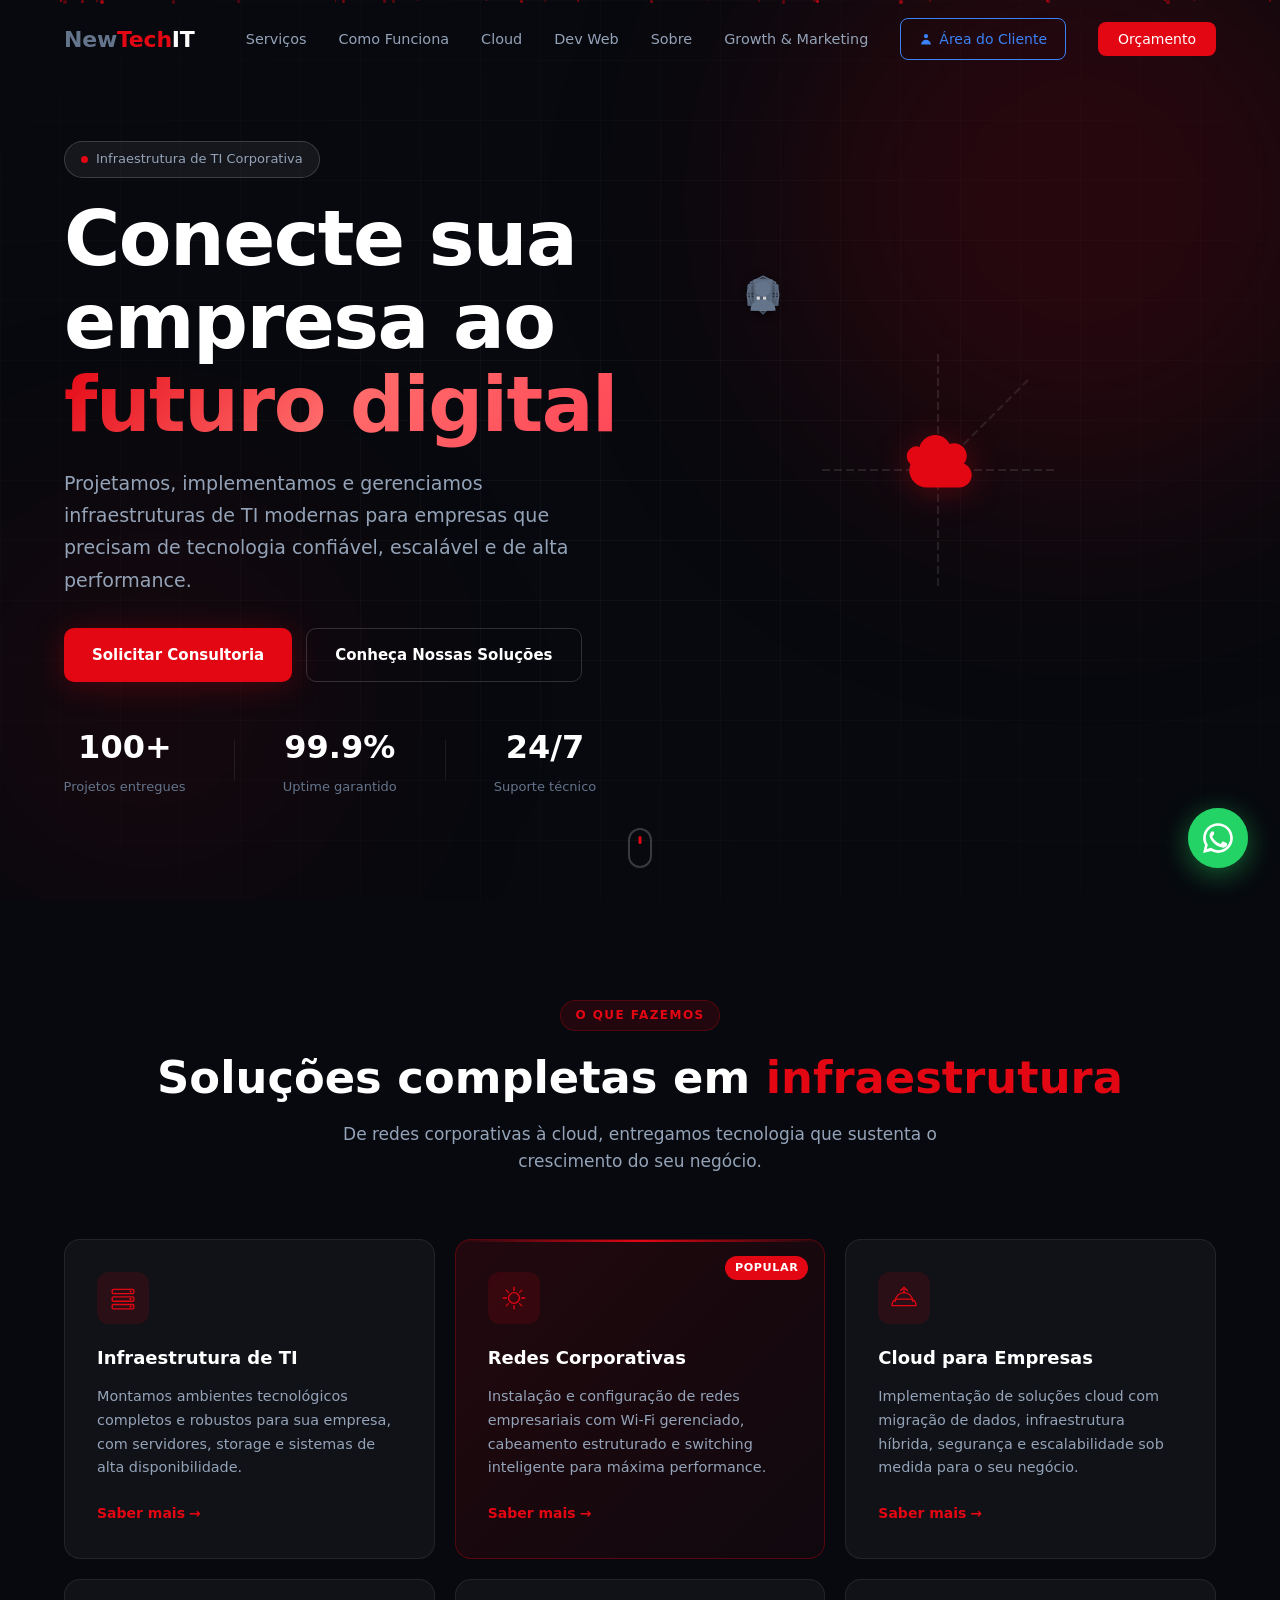
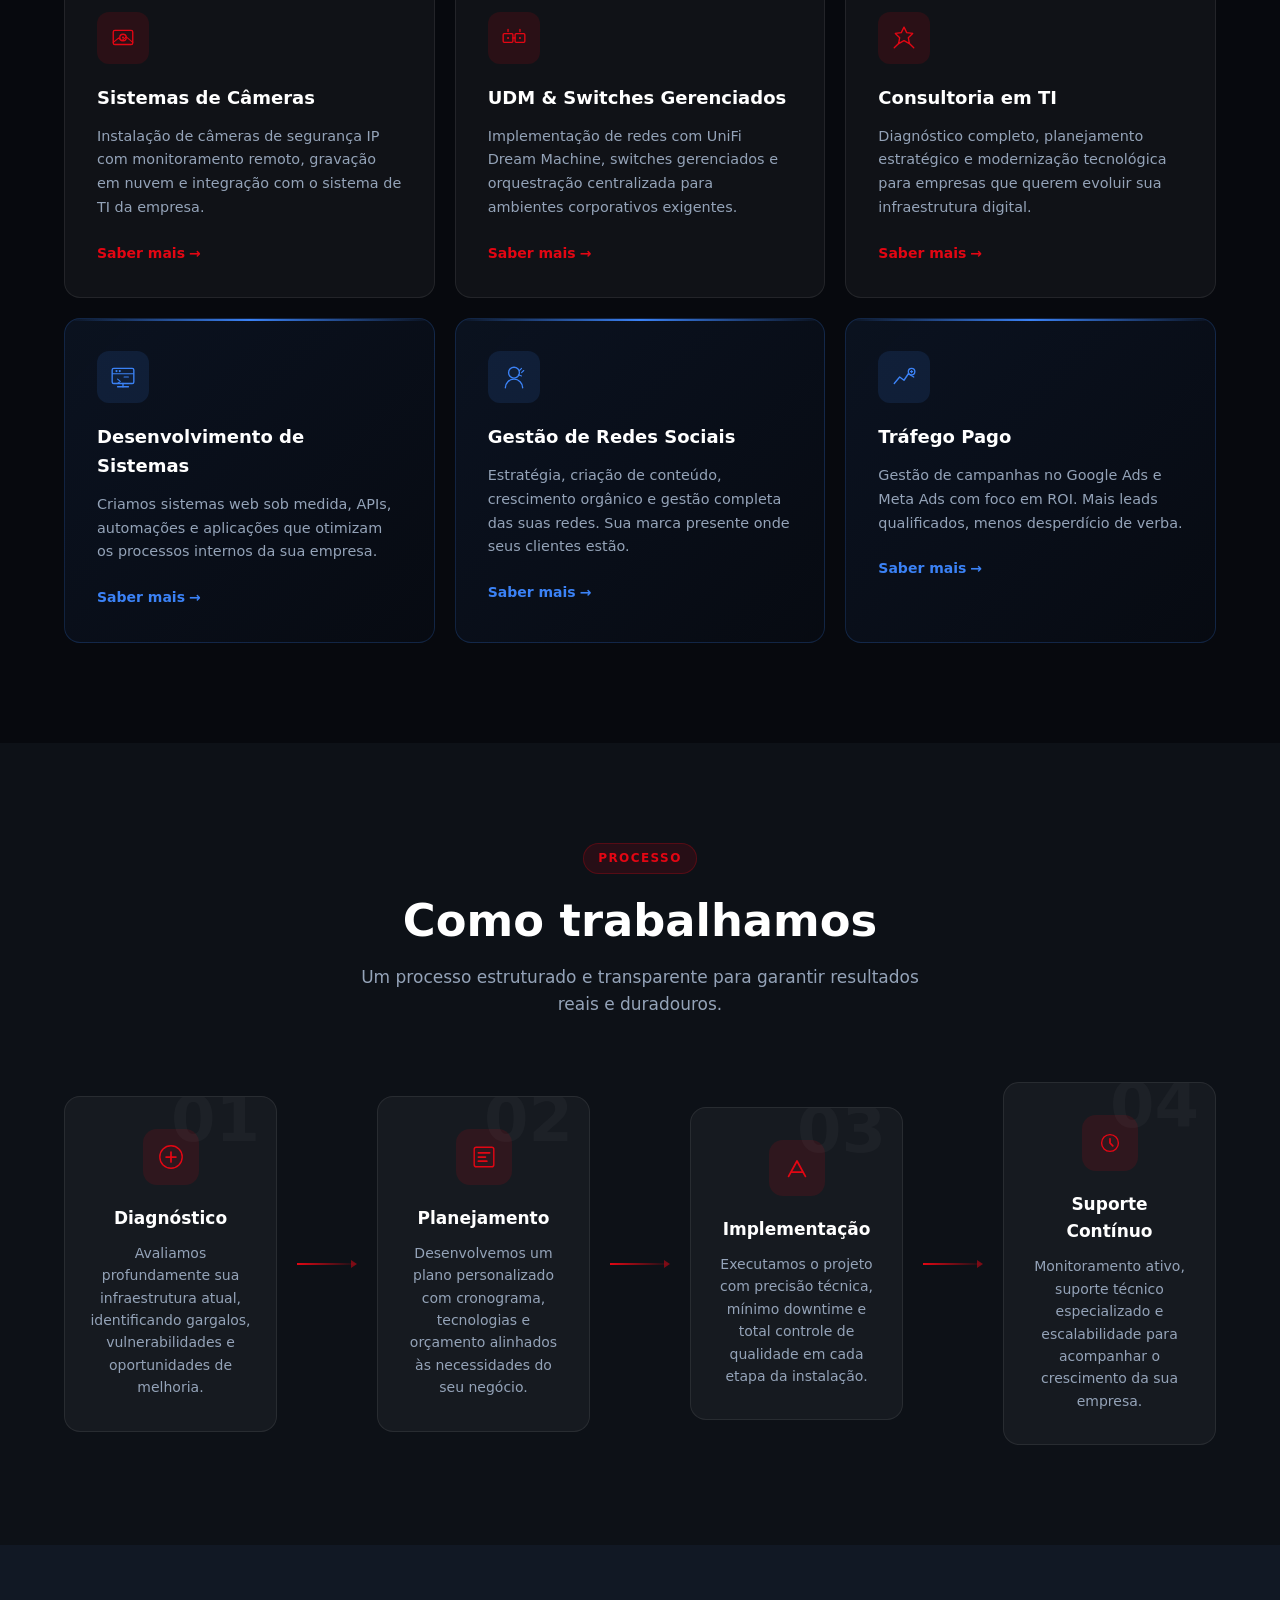
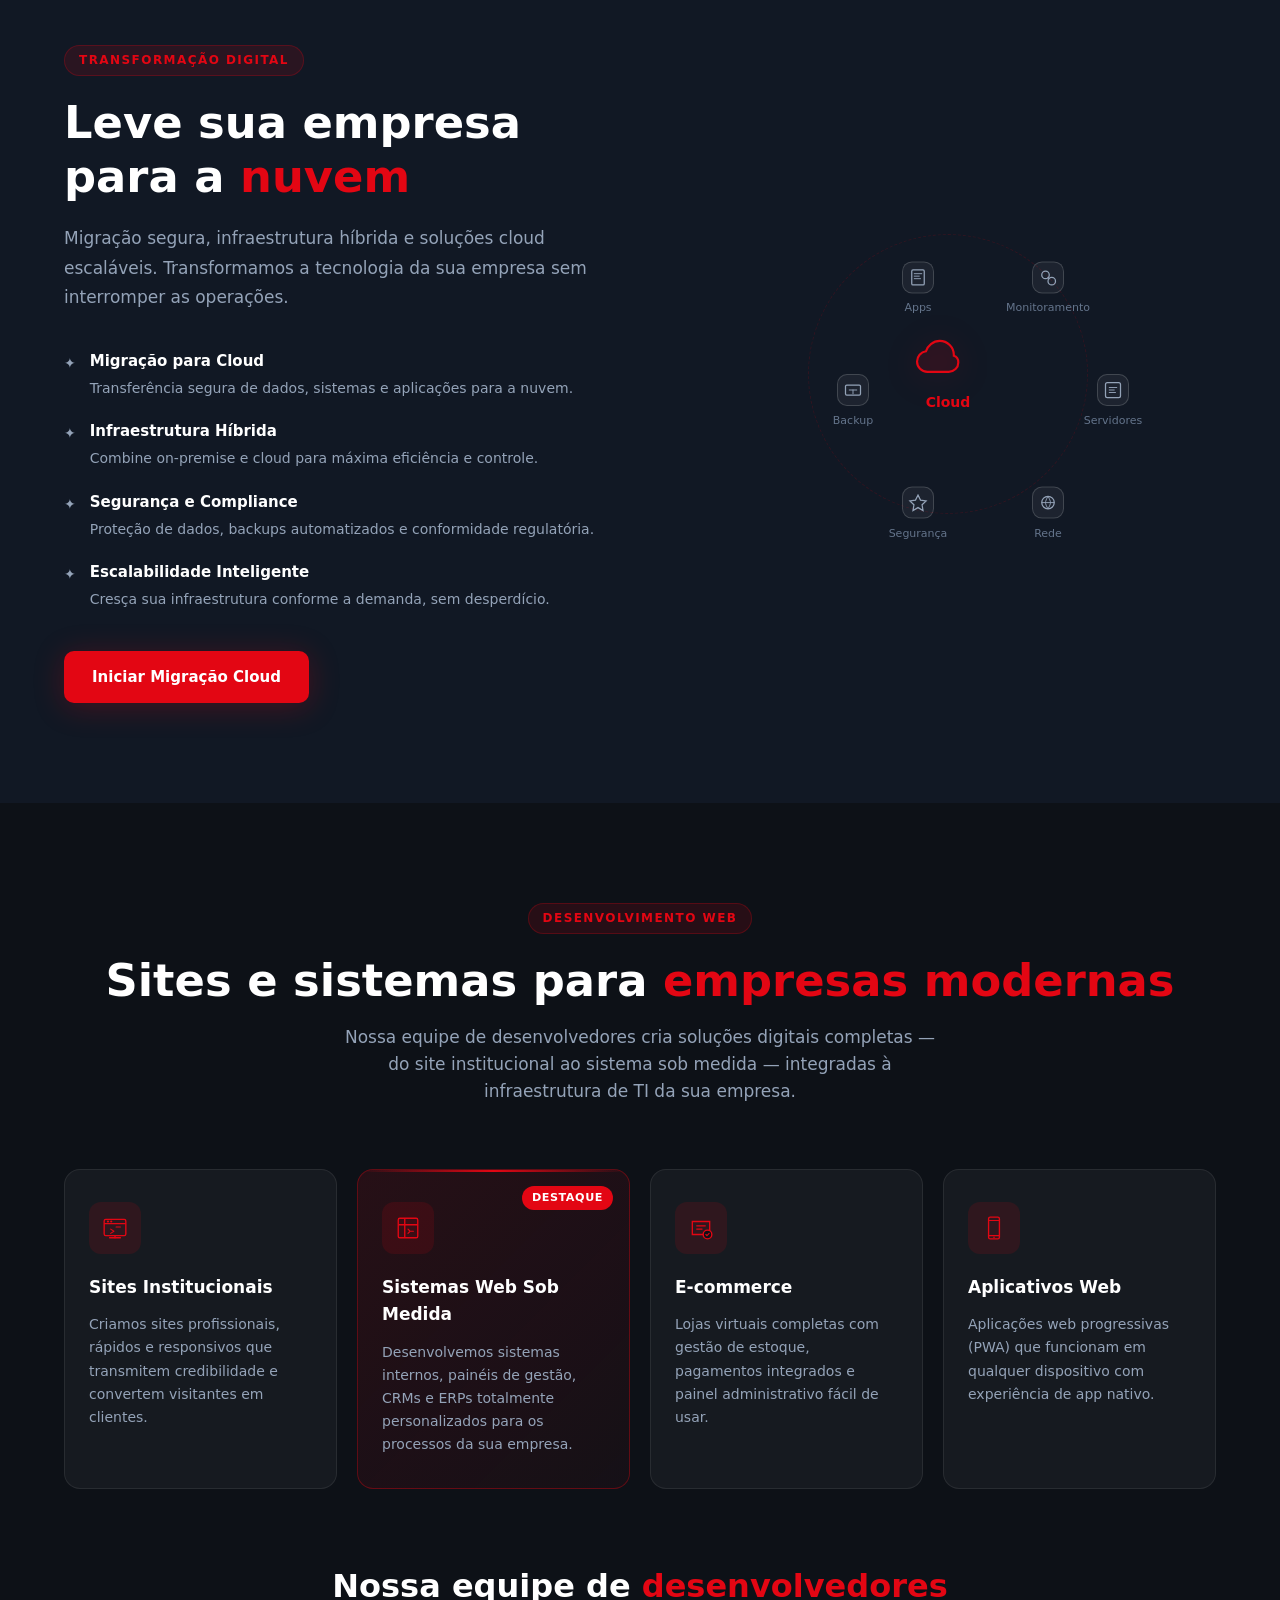
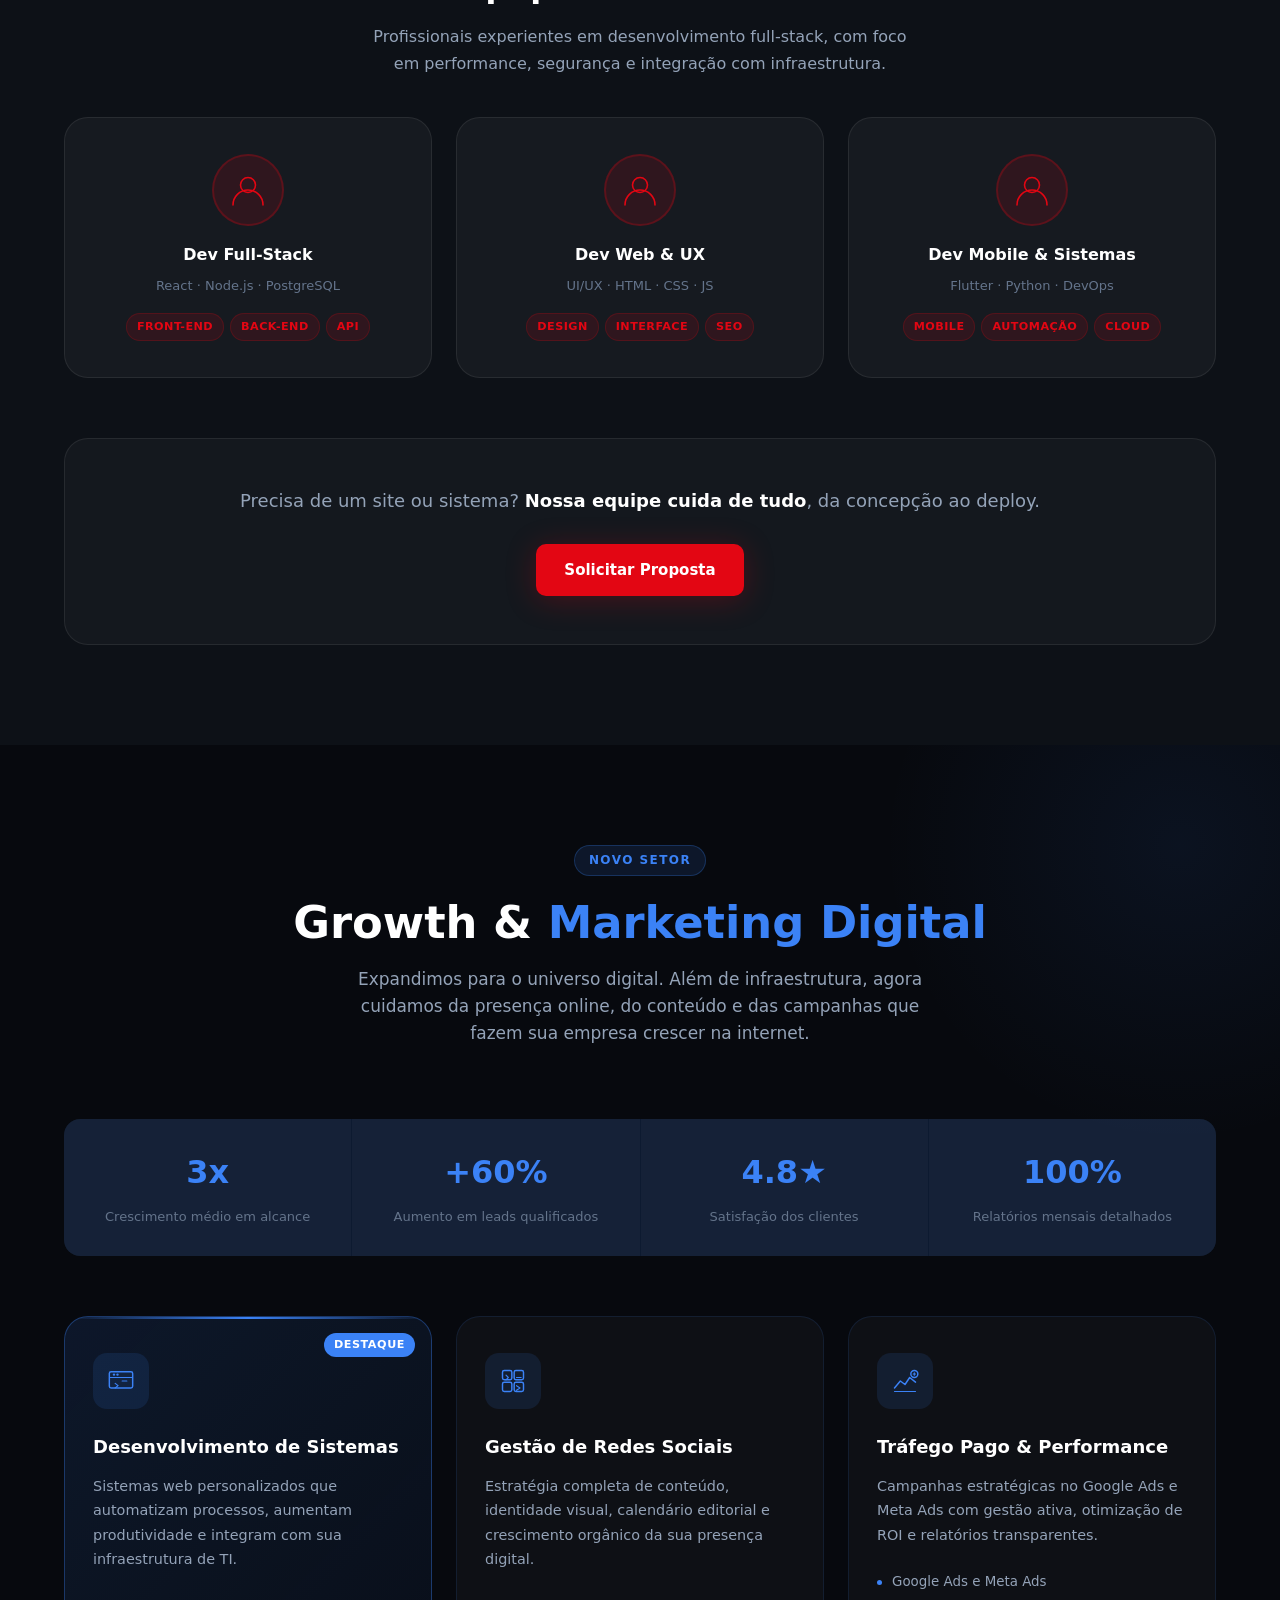
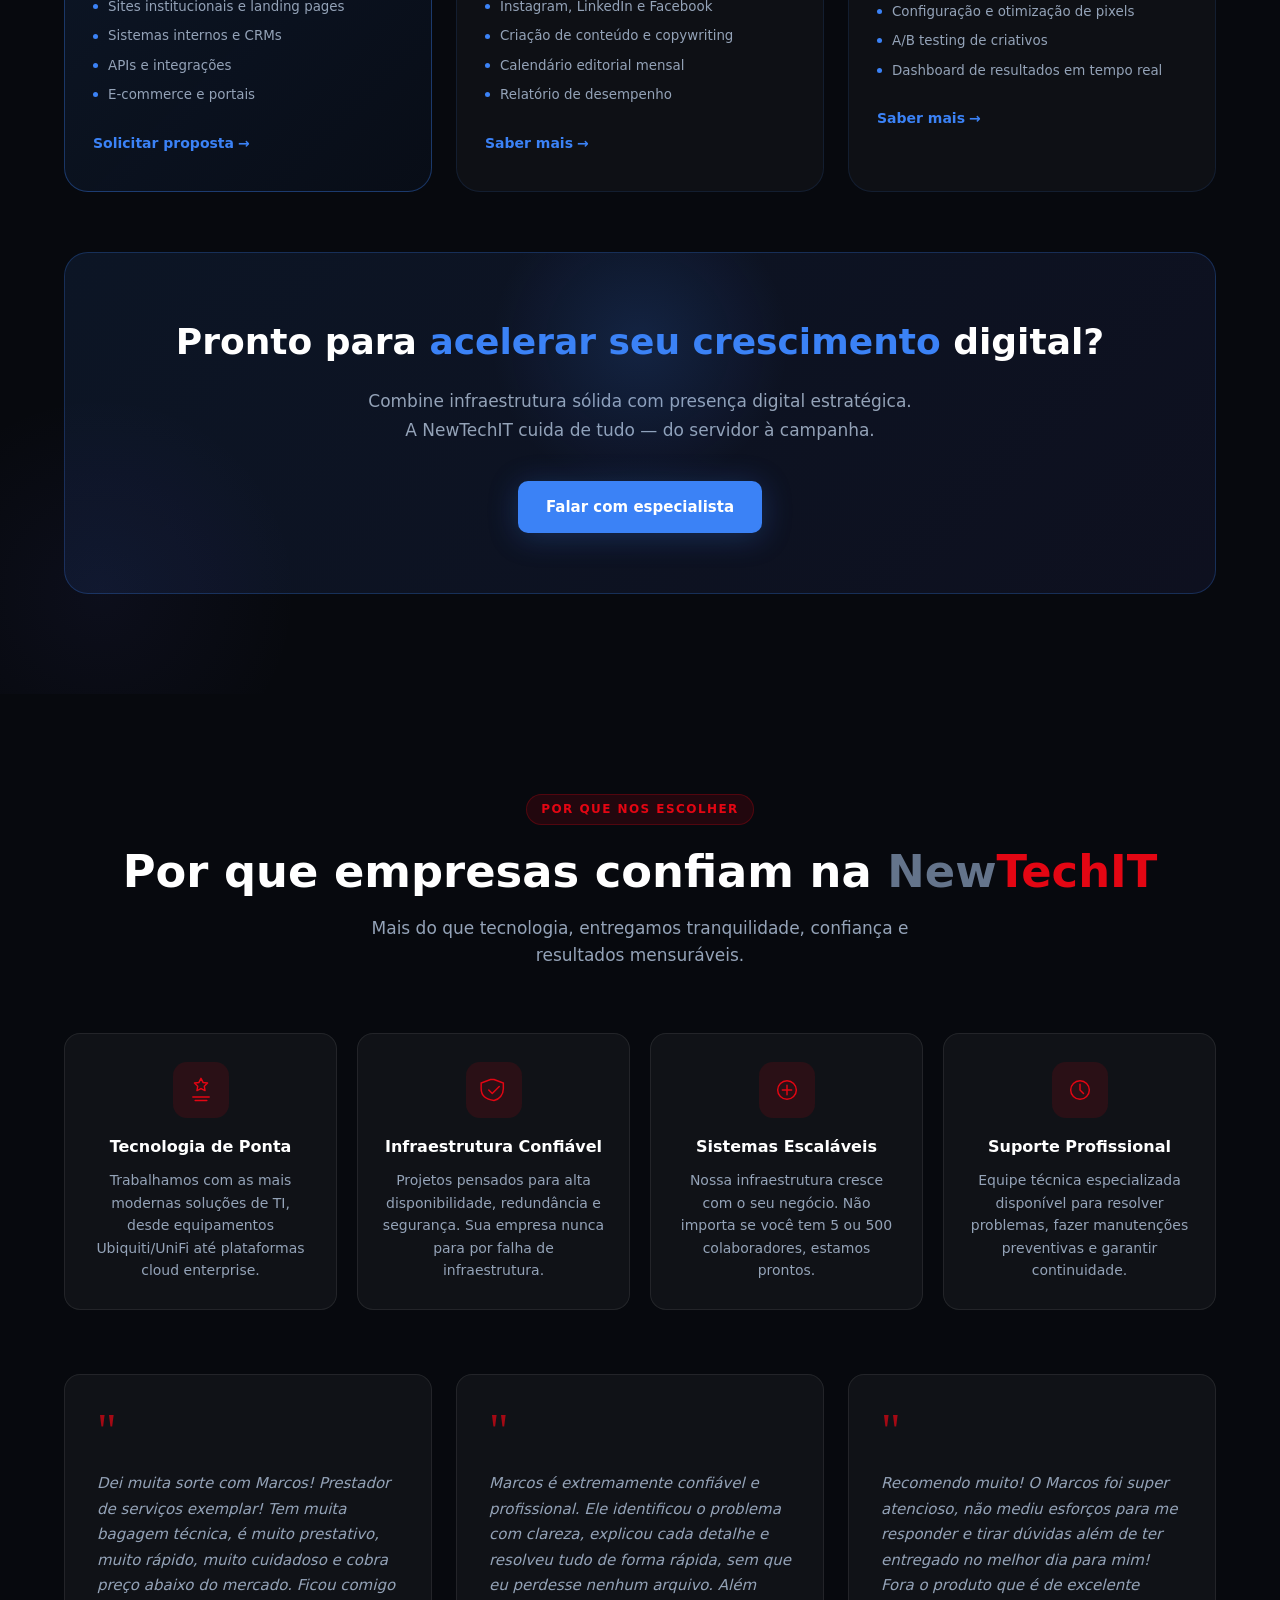
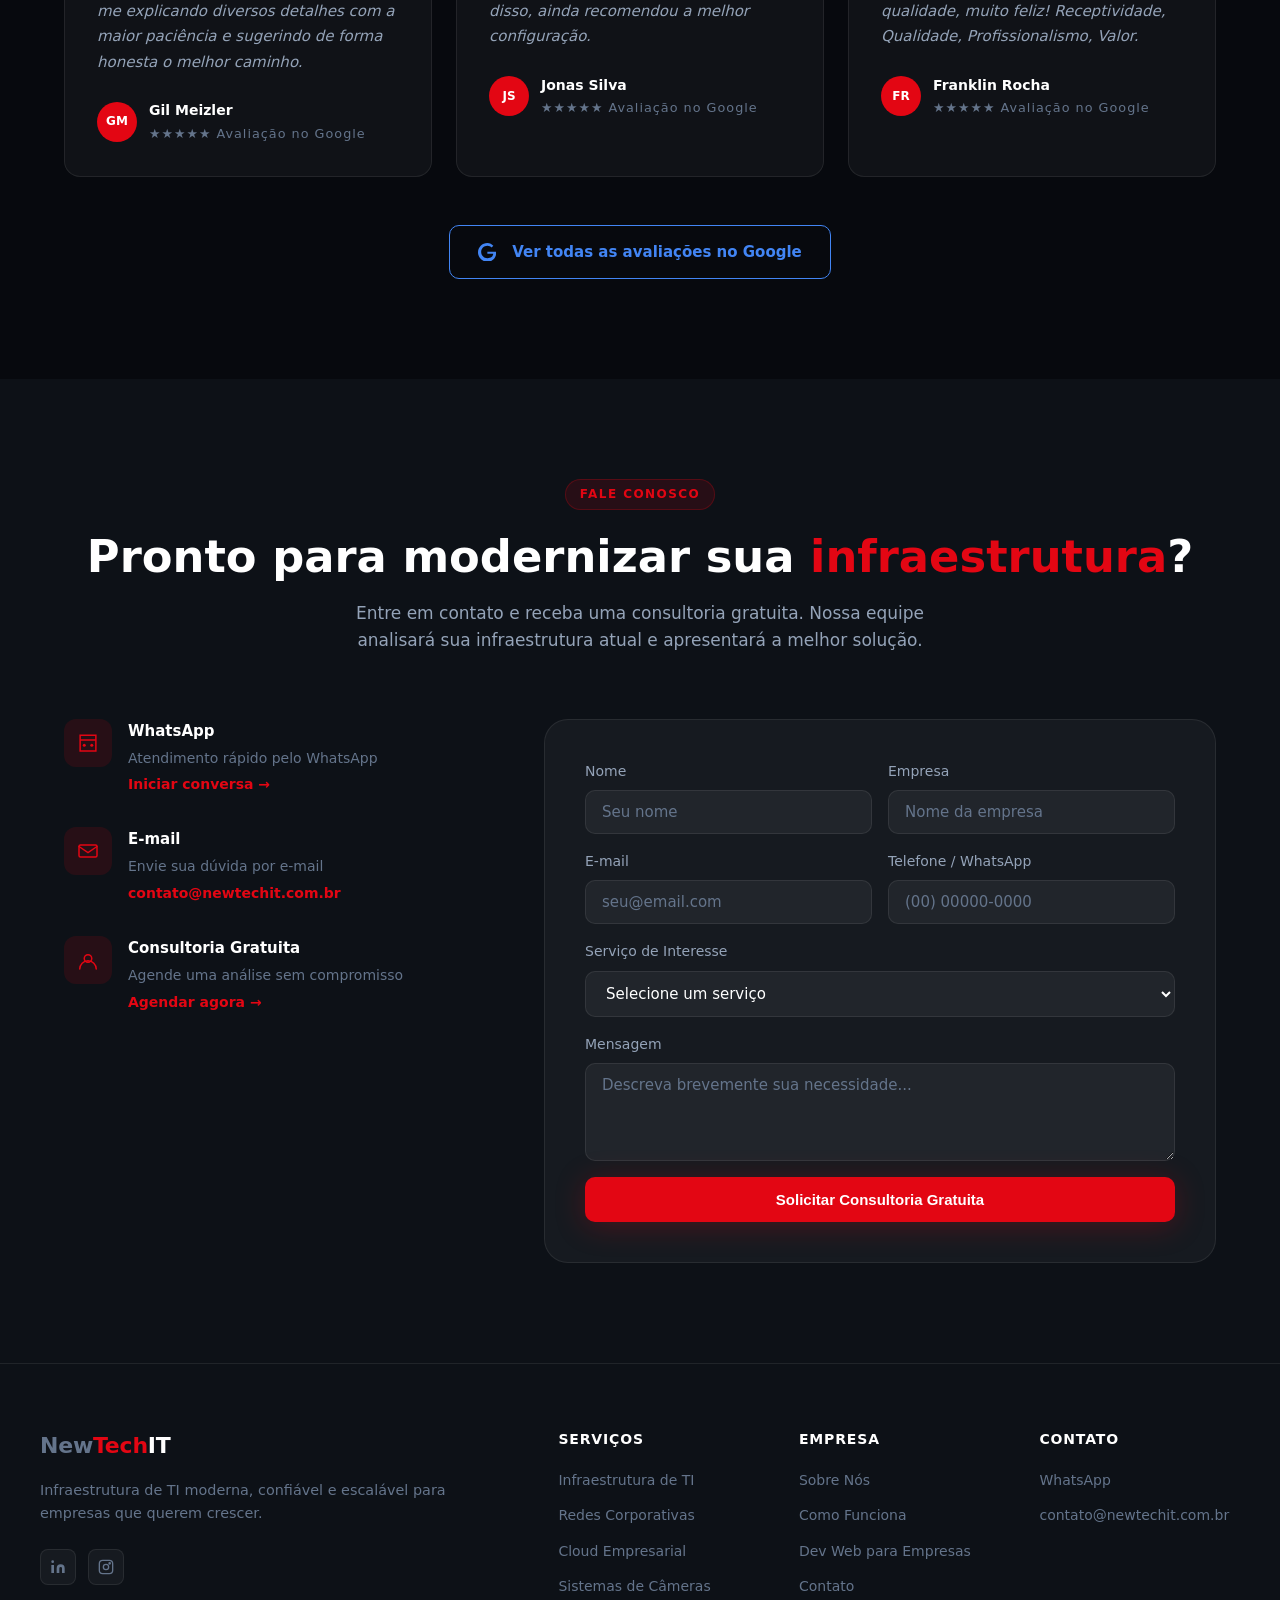
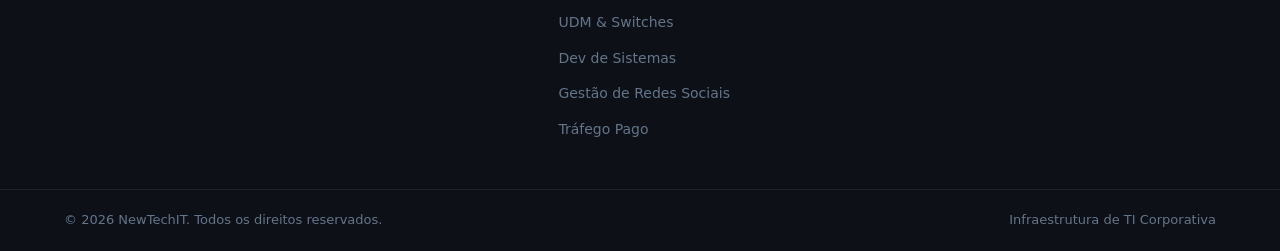
<file: index.html>
<!DOCTYPE html>
<html lang="pt-BR">

<head>
  <meta charset="UTF-8" />
  <meta name="viewport" content="width=device-width, initial-scale=1.0" />
  <title>NewTechIT — Infraestrutura de TI, Desenvolvimento e Growth &amp; Marketing</title>
  <meta name="description"
    content="NewTechIT é especializada em infraestrutura de TI corporativa, desenvolvimento de sistemas web, gestão de redes sociais e tráfego pago para empresas modernas." />
  <link rel="preconnect" href="https://fonts.googleapis.com" />
  <link rel="preconnect" href="https://fonts.gstatic.com" crossorigin />
  <link
    href="https://fonts.googleapis.com/css2?family=Inter:wght@300;400;500;600;700;800;900&family=Space+Grotesk:wght@400;500;600;700&display=swap"
    rel="stylesheet" />
  <!-- Content Security Policy -->
  <meta http-equiv="Content-Security-Policy" content="default-src 'self' https://fonts.googleapis.com https://fonts.gstatic.com https://wa.me https://share.google; script-src 'self' 'unsafe-inline'; style-src 'self' 'unsafe-inline' https://fonts.googleapis.com; img-src 'self' data: https:; connect-src 'none';" />
  <!-- Referrer Policy -->
  <meta name="referrer" content="strict-origin-when-cross-origin" />
  <link rel="stylesheet" href="style.css" />
</head>

<body>

  <!-- ===== NAVBAR ===== -->
  <nav class="navbar" id="navbar">
    <div class="container nav-inner">
      <a href="#" class="logo" aria-label="NewTechIT">
        <span><span class="logo-new">New</span><span class="logo-tech">Tech</span><span class="logo-it">IT</span></span>
      </a>
      <ul class="nav-links" id="navLinks">
        <li><a href="#services">Serviços</a></li>
        <li><a href="#how-it-works">Como Funciona</a></li>
        <li><a href="#cloud">Cloud</a></li>
        <li><a href="#webdev">Dev Web</a></li>
        <li><a href="#trust">Sobre</a></li>
        <li><a href="#marketing">Growth &amp; Marketing</a></li>
        <li><a href="crm/index.html" class="btn-client-area" id="btnClientArea">
          <svg viewBox="0 0 20 20" fill="currentColor" width="14" height="14"><path fill-rule="evenodd" d="M10 9a3 3 0 100-6 3 3 0 000 6zm-7 9a7 7 0 1114 0H3z" clip-rule="evenodd"/></svg>
          Área do Cliente
        </a></li>
        <li><a href="#contact" class="btn-nav">Orçamento</a></li>
      </ul>
      <button class="hamburger" id="hamburger" aria-label="Menu">
        <span></span><span></span><span></span>
      </button>
    </div>
  </nav>

  <!-- ===== HERO ===== -->
  <section class="hero" id="home">
    <div class="hero-bg">
      <div class="hero-grid"></div>
      <div class="hero-glow hero-glow-1"></div>
      <div class="hero-glow hero-glow-2"></div>
      <div class="moving-particles" id="particles"></div>
    </div>
    <div class="container hero-content">
      <div class="hero-text-content">
        <div class="hero-badge">
          <span class="badge-dot"></span>
          Infraestrutura de TI Corporativa
        </div>
        <h1 class="hero-title">
          Conecte sua empresa ao<br />
          <span class="gradient-text">futuro digital</span>
        </h1>
        <p class="hero-desc">
          Projetamos, implementamos e gerenciamos infraestruturas de TI modernas para empresas que precisam de
          tecnologia confiável, escalável e de alta performance.
        </p>
        <div class="hero-actions">
          <a href="https://wa.me/5511992864902" target="_blank" rel="noopener" class="btn btn-primary"
            id="btnConsultoria">Solicitar Consultoria</a>
          <a href="#services" class="btn btn-outline" id="btnSolucoes">Conheça Nossas Soluções</a>
        </div>
        <div class="hero-stats">
          <div class="stat">
            <span class="stat-number">100+</span>
            <span class="stat-label">Projetos entregues</span>
          </div>
          <div class="stat-divider"></div>
          <div class="stat">
            <span class="stat-number">99.9%</span>
            <span class="stat-label">Uptime garantido</span>
          </div>
          <div class="stat-divider"></div>
          <div class="stat">
            <span class="stat-number">24/7</span>
            <span class="stat-label">Suporte técnico</span>
          </div>
        </div>
      </div>

      <!-- Cloud Animation from newfinal -->
      <div class="hero-animation">
        <div class="cloud-container">
          <!-- Connecting Lines -->
          <svg class="connection-lines" viewBox="0 0 400 400">
            <line class="connect-line line-1" x1="200" y1="200" x2="200" y2="80" />
            <line class="connect-line line-2" x1="200" y1="200" x2="320" y2="200" />
            <line class="connect-line line-3" x1="200" y1="200" x2="200" y2="320" />
            <line class="connect-line line-4" x1="200" y1="200" x2="80" y2="200" />
            <line class="connect-line line-5" x1="200" y1="200" x2="290" y2="110" />
          </svg>

          <!-- Central Cloud -->
          <div class="cloud-center">
            <svg viewBox="0 0 64 64" fill="currentColor">
              <path
                d="M52 32c0-1.4-.2-2.7-.5-4 2.2-1.8 3.5-4.5 3.5-7.5 0-5.5-4.5-10-10-10-1.3 0-2.5.2-3.6.7C39.1 7.1 34.9 4 30 4c-6.1 0-11.3 4.1-12.9 9.7C16.4 13.3 15.7 13 15 13c-4.4 0-8 3.6-8 8 0 2.5 1.2 4.8 3 6.3-.6 1.5-1 3.1-1 4.7 0 7.7 6.3 14 14 14h26c5.5 0 10-4.5 10-10 0-5.2-4-9.5-9-9.9z" />
            </svg>
          </div>

          <!-- Orbiting Icons -->
          <div class="orbit-icon icon-server">
            <svg viewBox="0 0 64 64" fill="currentColor">
              <rect x="12" y="18" width="40" height="12" rx="2" />
              <rect x="12" y="34" width="40" height="12" rx="2" />
              <circle cx="18" cy="24" r="2" />
              <circle cx="18" cy="40" r="2" />
            </svg>
          </div>

          <div class="orbit-icon icon-globe">
            <svg viewBox="0 0 64 64" fill="currentColor">
              <circle cx="32" cy="32" r="20" fill="none" stroke="currentColor" stroke-width="2" />
              <ellipse cx="32" cy="32" rx="8" ry="20" fill="none" stroke="currentColor" stroke-width="2" />
              <line x1="12" y1="32" x2="52" y2="32" stroke="currentColor" stroke-width="2" />
              <path d="M32 12 Q38 20 38 32 T32 52" fill="none" stroke="currentColor" stroke-width="2" />
              <path d="M32 12 Q26 20 26 32 T32 52" fill="none" stroke="currentColor" stroke-width="2" />
            </svg>
          </div>

          <div class="orbit-icon icon-firewall">
            <svg viewBox="0 0 64 64" fill="currentColor">
              <path d="M32 8 L48 16 L48 32 C48 42 40 48 32 56 C24 48 16 42 16 32 L16 16 Z" fill="none"
                stroke="currentColor" stroke-width="2" />
              <path d="M28 28 L30 36 L34 26 L36 32" stroke="currentColor" stroke-width="2" fill="none" />
            </svg>
          </div>

          <div class="orbit-icon icon-building">
            <svg viewBox="0 0 64 64" fill="currentColor">
              <rect x="20" y="12" width="24" height="40" />
              <rect x="24" y="18" width="4" height="4" fill="#fff" />
              <rect x="32" y="18" width="4" height="4" fill="#fff" />
              <rect x="24" y="26" width="4" height="4" fill="#fff" />
              <rect x="32" y="26" width="4" height="4" fill="#fff" />
              <rect x="24" y="34" width="4" height="4" fill="#fff" />
              <rect x="32" y="34" width="4" height="4" fill="#fff" />
              <rect x="28" y="44" width="8" height="8" fill="#fff" />
            </svg>
          </div>

          <div class="orbit-icon icon-user">
            <svg viewBox="0 0 64 64" fill="currentColor">
              <circle cx="32" cy="24" r="10" />
              <path d="M16 52 C16 42 22 38 32 38 S48 42 48 52 Z" />
            </svg>
          </div>
        </div>
      </div>
    </div>
    <div class="hero-scroll-hint">
      <div class="scroll-wheel"></div>
    </div>
  </section>

  <!-- ===== SERVICES ===== -->
  <section class="services section-padding" id="services">
    <div class="container">
      <div class="section-header">
        <span class="section-tag">O que fazemos</span>
        <h2 class="section-title">Soluções completas em <span class="accent">infraestrutura</span></h2>
        <p class="section-desc">De redes corporativas à cloud, entregamos tecnologia que sustenta o crescimento do seu
          negócio.</p>
      </div>
      <div class="services-grid">

        <div class="service-card" data-delay="0">
          <div class="card-icon-wrap">
            <svg class="card-icon" viewBox="0 0 48 48" fill="none" xmlns="http://www.w3.org/2000/svg">
              <rect x="4" y="8" width="40" height="8" rx="2" stroke="currentColor" stroke-width="2.5" />
              <rect x="4" y="22" width="40" height="8" rx="2" stroke="currentColor" stroke-width="2.5" />
              <rect x="4" y="36" width="40" height="8" rx="2" stroke="currentColor" stroke-width="2.5" />
              <circle cx="38" cy="12" r="2" fill="currentColor" />
              <circle cx="38" cy="26" r="2" fill="currentColor" />
              <circle cx="38" cy="40" r="2" fill="currentColor" />
            </svg>
          </div>
          <h3>Infraestrutura de TI</h3>
          <p>Montamos ambientes tecnológicos completos e robustos para sua empresa, com servidores, storage e sistemas
            de alta disponibilidade.</p>
          <a href="#contact" class="card-link">Saber mais <span>→</span></a>
        </div>

        <div class="service-card featured" data-delay="100">
          <div class="card-badge">Popular</div>
          <div class="card-icon-wrap">
            <svg class="card-icon" viewBox="0 0 48 48" fill="none" xmlns="http://www.w3.org/2000/svg">
              <circle cx="24" cy="24" r="10" stroke="currentColor" stroke-width="2.5" />
              <path d="M4 24h6M38 24h6M24 4v6M24 38v6" stroke="currentColor" stroke-width="2.5"
                stroke-linecap="round" />
              <path d="M9.51 9.51l4.24 4.24M34.25 34.25l4.24 4.24M9.51 38.49l4.24-4.24M34.25 13.75l4.24-4.24"
                stroke="currentColor" stroke-width="2" stroke-linecap="round" />
            </svg>
          </div>
          <h3>Redes Corporativas</h3>
          <p>Instalação e configuração de redes empresariais com Wi-Fi gerenciado, cabeamento estruturado e switching
            inteligente para máxima performance.</p>
          <a href="#contact" class="card-link">Saber mais <span>→</span></a>
        </div>

        <div class="service-card" data-delay="200">
          <div class="card-icon-wrap">
            <svg class="card-icon" viewBox="0 0 48 48" fill="none" xmlns="http://www.w3.org/2000/svg">
              <path d="M8 30c0-8.837 7.163-16 16-16s16 7.163 16 16" stroke="currentColor" stroke-width="2.5"
                stroke-linecap="round" />
              <path d="M2 36c0-5.523 4.477-10 10-10h24c5.523 0 10 4.477 10 10v2H2v-2z" stroke="currentColor"
                stroke-width="2.5" />
              <path d="M24 14V8M18 10l6-6 6 6" stroke="currentColor" stroke-width="2.5" stroke-linecap="round"
                stroke-linejoin="round" />
            </svg>
          </div>
          <h3>Cloud para Empresas</h3>
          <p>Implementação de soluções cloud com migração de dados, infraestrutura híbrida, segurança e escalabilidade
            sob medida para o seu negócio.</p>
          <a href="#contact" class="card-link">Saber mais <span>→</span></a>
        </div>

        <div class="service-card" data-delay="300">
          <div class="card-icon-wrap">
            <svg class="card-icon" viewBox="0 0 48 48" fill="none" xmlns="http://www.w3.org/2000/svg">
              <rect x="6" y="10" width="36" height="26" rx="3" stroke="currentColor" stroke-width="2.5" />
              <circle cx="24" cy="23" r="6" stroke="currentColor" stroke-width="2.5" />
              <circle cx="24" cy="23" r="2" fill="currentColor" />
              <path d="M6 32l10-8 6 5 8-7 12 10" stroke="currentColor" stroke-width="2" stroke-linecap="round"
                stroke-linejoin="round" />
            </svg>
          </div>
          <h3>Sistemas de Câmeras</h3>
          <p>Instalação de câmeras de segurança IP com monitoramento remoto, gravação em nuvem e integração com o
            sistema de TI da empresa.</p>
          <a href="https://wa.me/5511973963787?text=Ol%C3%A1%2C%20gostaria%20de%20saber%20mais%20sobre%20a%20instala%C3%A7%C3%A3o%20de%20Sistemas%20de%20C%C3%A2meras%20e%20CFTV" target="_blank" rel="noopener" class="card-link">Saber mais <span>→</span></a>
        </div>

        <div class="service-card" data-delay="400">
          <div class="card-icon-wrap">
            <svg class="card-icon" viewBox="0 0 48 48" fill="none" xmlns="http://www.w3.org/2000/svg">
              <rect x="4" y="16" width="18" height="16" rx="2" stroke="currentColor" stroke-width="2.5" />
              <rect x="26" y="16" width="18" height="16" rx="2" stroke="currentColor" stroke-width="2.5" />
              <path d="M22 24h4" stroke="currentColor" stroke-width="2.5" stroke-linecap="round" />
              <path d="M13 12V8M35 12V8" stroke="currentColor" stroke-width="2.5" stroke-linecap="round" />
              <circle cx="13" cy="24" r="2" fill="currentColor" />
              <circle cx="35" cy="24" r="2" fill="currentColor" />
            </svg>
          </div>
          <h3>UDM & Switches Gerenciados</h3>
          <p>Implementação de redes com UniFi Dream Machine, switches gerenciados e orquestração centralizada para
            ambientes corporativos exigentes.</p>
          <a href="#contact" class="card-link">Saber mais <span>→</span></a>
        </div>

        <div class="service-card" data-delay="500">
          <div class="card-icon-wrap">
            <svg class="card-icon" viewBox="0 0 48 48" fill="none" xmlns="http://www.w3.org/2000/svg">
              <path d="M24 4l5 10 11 1.6-8 7.8 1.9 11L24 29l-9.9 5.4L16 23.4 8 15.6 19 14z" stroke="currentColor"
                stroke-width="2.5" stroke-linejoin="round" />
              <path d="M14 34l-8 8M34 34l8 8" stroke="currentColor" stroke-width="2.5" stroke-linecap="round" />
            </svg>
          </div>
          <h3>Consultoria em TI</h3>
          <p>Diagnóstico completo, planejamento estratégico e modernização tecnológica para empresas que querem evoluir
            sua infraestrutura digital.</p>
          <a href="#contact" class="card-link">Saber mais <span>→</span></a>
        </div>

        <div class="service-card blue-card" data-delay="600">
          <div class="card-icon-wrap">
            <svg class="card-icon" viewBox="0 0 48 48" fill="none" xmlns="http://www.w3.org/2000/svg">
              <rect x="4" y="8" width="40" height="28" rx="3" stroke="currentColor" stroke-width="2.5"/>
              <path d="M4 18h40" stroke="currentColor" stroke-width="2"/>
              <circle cx="12" cy="13" r="2" fill="currentColor"/>
              <circle cx="18" cy="13" r="2" fill="currentColor"/>
              <path d="M14 28l5 4-5 4M26 24h8" stroke="currentColor" stroke-width="2" stroke-linecap="round" stroke-linejoin="round"/>
              <path d="M14 42h20" stroke="currentColor" stroke-width="2.5" stroke-linecap="round"/>
              <path d="M24 36v6" stroke="currentColor" stroke-width="2.5" stroke-linecap="round"/>
            </svg>
          </div>
          <h3>Desenvolvimento de Sistemas</h3>
          <p>Criamos sistemas web sob medida, APIs, automações e aplicações que otimizam os processos internos da sua empresa.</p>
          <a href="#marketing" class="card-link" style="color:var(--blue)">Saber mais <span>→</span></a>
        </div>

        <div class="service-card blue-card" data-delay="700">
          <div class="card-icon-wrap">
            <svg class="card-icon" viewBox="0 0 48 48" fill="none" xmlns="http://www.w3.org/2000/svg">
              <circle cx="24" cy="16" r="10" stroke="currentColor" stroke-width="2.5"/>
              <path d="M8 44c0-8.837 7.163-16 16-16s16 7.163 16 16" stroke="currentColor" stroke-width="2.5" stroke-linecap="round"/>
              <path d="M34 12l4-4M38 16l4-4M32 20l6 2" stroke="currentColor" stroke-width="2" stroke-linecap="round"/>
            </svg>
          </div>
          <h3>Gestão de Redes Sociais</h3>
          <p>Estratégia, criação de conteúdo, crescimento orgânico e gestão completa das suas redes. Sua marca presente onde seus clientes estão.</p>
          <a href="#marketing" class="card-link" style="color:var(--blue)">Saber mais <span>→</span></a>
        </div>

        <div class="service-card blue-card" data-delay="800">
          <div class="card-icon-wrap">
            <svg class="card-icon" viewBox="0 0 48 48" fill="none" xmlns="http://www.w3.org/2000/svg">
              <path d="M6 36L16 24l8 6 8-12 10 6" stroke="currentColor" stroke-width="2.5" stroke-linecap="round" stroke-linejoin="round"/>
              <circle cx="38" cy="14" r="6" stroke="currentColor" stroke-width="2.5"/>
              <path d="M36 14h4M38 12v4" stroke="currentColor" stroke-width="2" stroke-linecap="round"/>
            </svg>
          </div>
          <h3>Tráfego Pago</h3>
          <p>Gestão de campanhas no Google Ads e Meta Ads com foco em ROI. Mais leads qualificados, menos desperdício de verba.</p>
          <a href="#marketing" class="card-link" style="color:var(--blue)">Saber mais <span>→</span></a>
        </div>

      </div>
    </div>
  </section>

  <!-- ===== HOW IT WORKS ===== -->
  <section class="how-it-works section-padding dark-section" id="how-it-works">
    <div class="container">
      <div class="section-header light">
        <span class="section-tag">Processo</span>
        <h2 class="section-title">Como trabalhamos</h2>
        <p class="section-desc">Um processo estruturado e transparente para garantir resultados reais e duradouros.</p>
      </div>
      <div class="steps-grid">
        <div class="step-card" data-step="01">
          <div class="step-number">01</div>
          <div class="step-icon">
            <svg viewBox="0 0 40 40" fill="none">
              <circle cx="20" cy="20" r="16" stroke="currentColor" stroke-width="2" />
              <path d="M13 20h14M20 13v14" stroke="currentColor" stroke-width="2.5" stroke-linecap="round" />
            </svg>
          </div>
          <h3>Diagnóstico</h3>
          <p>Avaliamos profundamente sua infraestrutura atual, identificando gargalos, vulnerabilidades e oportunidades
            de melhoria.</p>
        </div>
        <div class="step-connector"></div>
        <div class="step-card" data-step="02">
          <div class="step-number">02</div>
          <div class="step-icon">
            <svg viewBox="0 0 40 40" fill="none">
              <rect x="6" y="6" width="28" height="28" rx="3" stroke="currentColor" stroke-width="2" />
              <path d="M12 14h16M12 20h10M12 26h12" stroke="currentColor" stroke-width="2.5" stroke-linecap="round" />
            </svg>
          </div>
          <h3>Planejamento</h3>
          <p>Desenvolvemos um plano personalizado com cronograma, tecnologias e orçamento alinhados às necessidades do
            seu negócio.</p>
        </div>
        <div class="step-connector"></div>
        <div class="step-card" data-step="03">
          <div class="step-number">03</div>
          <div class="step-icon">
            <svg viewBox="0 0 40 40" fill="none">
              <path d="M8 32L20 10l12 22" stroke="currentColor" stroke-width="2.5" stroke-linecap="round"
                stroke-linejoin="round" />
              <path d="M12 26h16" stroke="currentColor" stroke-width="2.5" stroke-linecap="round" />
            </svg>
          </div>
          <h3>Implementação</h3>
          <p>Executamos o projeto com precisão técnica, mínimo downtime e total controle de qualidade em cada etapa da
            instalação.</p>
        </div>
        <div class="step-connector"></div>
        <div class="step-card" data-step="04">
          <div class="step-number">04</div>
          <div class="step-icon">
            <svg viewBox="0 0 40 40" fill="none">
              <circle cx="20" cy="20" r="12" stroke="currentColor" stroke-width="2" />
              <path d="M20 14v6l4 4" stroke="currentColor" stroke-width="2.5" stroke-linecap="round"
                stroke-linejoin="round" />
            </svg>
          </div>
          <h3>Suporte Contínuo</h3>
          <p>Monitoramento ativo, suporte técnico especializado e escalabilidade para acompanhar o crescimento da sua
            empresa.</p>
        </div>
      </div>
    </div>
  </section>

  <!-- ===== CLOUD SECTION ===== -->
  <section class="cloud-section section-padding" id="cloud">
    <div class="container cloud-inner">
      <div class="cloud-text">
        <span class="section-tag">Transformação Digital</span>
        <h2 class="section-title">Leve sua empresa para a <span class="accent">nuvem</span></h2>
        <p>Migração segura, infraestrutura híbrida e soluções cloud escaláveis. Transformamos a tecnologia da sua
          empresa sem interromper as operações.</p>
        <ul class="cloud-features">
          <li>
            <span class="feature-icon">✦</span>
            <div>
              <strong>Migração para Cloud</strong>
              <span>Transferência segura de dados, sistemas e aplicações para a nuvem.</span>
            </div>
          </li>
          <li>
            <span class="feature-icon">✦</span>
            <div>
              <strong>Infraestrutura Híbrida</strong>
              <span>Combine on-premise e cloud para máxima eficiência e controle.</span>
            </div>
          </li>
          <li>
            <span class="feature-icon">✦</span>
            <div>
              <strong>Segurança e Compliance</strong>
              <span>Proteção de dados, backups automatizados e conformidade regulatória.</span>
            </div>
          </li>
          <li>
            <span class="feature-icon">✦</span>
            <div>
              <strong>Escalabilidade Inteligente</strong>
              <span>Cresça sua infraestrutura conforme a demanda, sem desperdício.</span>
            </div>
          </li>
        </ul>
        <a href="https://wa.me/5511992864902" target="_blank" rel="noopener" class="btn btn-primary"
          id="btnCloud">Iniciar Migração Cloud</a>
      </div>
      <div class="cloud-visual">
        <div class="cloud-diagram">
          <div class="cloud-center">
            <svg viewBox="0 0 80 60" fill="none" class="cloud-svg">
              <path
                d="M16 44c-6.627 0-12-5.373-12-12 0-6.075 4.518-11.1 10.376-11.9C16.15 13.76 22.628 8 30.4 8c9.057 0 16.4 7.343 16.4 16.4 0 .282-.007.563-.021.842C49.61 26.09 52 29.245 52 33c0 6.075-4.925 11-11 11H16z"
                stroke="currentColor" stroke-width="2.5" fill="currentColor" fill-opacity="0.1" />
            </svg>
            <span class="cloud-label">Cloud</span>
          </div>
          <div class="cloud-nodes">
            <div class="cloud-node" style="--angle: 0deg; --dist: 130px">
              <svg viewBox="0 0 32 32" fill="none">
                <rect x="4" y="4" width="24" height="24" rx="3" stroke="currentColor" stroke-width="2" />
                <path d="M10 12h12M10 16h8M10 20h10" stroke="currentColor" stroke-width="1.5" stroke-linecap="round" />
              </svg>
              <span>Servidores</span>
            </div>
            <div class="cloud-node" style="--angle: 60deg; --dist: 130px">
              <svg viewBox="0 0 32 32" fill="none">
                <circle cx="16" cy="16" r="10" stroke="currentColor" stroke-width="2" />
                <path d="M6 16h20M16 6c-2.5 4-4 8-4 10s1.5 6 4 10M16 6c2.5 4 4 8 4 10s-1.5 6-4 10" stroke="currentColor"
                  stroke-width="1.5" />
              </svg>
              <span>Rede</span>
            </div>
            <div class="cloud-node" style="--angle: 120deg; --dist: 130px">
              <svg viewBox="0 0 32 32" fill="none">
                <path d="M16 4l4 8 9 1.3-6.5 6.3 1.5 9L16 24l-8 4.6 1.5-9L3 13.3 12 12z" stroke="currentColor"
                  stroke-width="2" />
              </svg>
              <span>Segurança</span>
            </div>
            <div class="cloud-node" style="--angle: 180deg; --dist: 130px">
              <svg viewBox="0 0 32 32" fill="none">
                <rect x="4" y="8" width="24" height="16" rx="2" stroke="currentColor" stroke-width="2" />
                <path d="M10 16h12M16 16v6" stroke="currentColor" stroke-width="1.5" stroke-linecap="round" />
              </svg>
              <span>Backup</span>
            </div>
            <div class="cloud-node" style="--angle: 240deg; --dist: 130px">
              <svg viewBox="0 0 32 32" fill="none">
                <rect x="6" y="4" width="20" height="24" rx="2" stroke="currentColor" stroke-width="2" />
                <path d="M10 10h12M10 14h8M10 18h10" stroke="currentColor" stroke-width="1.5" stroke-linecap="round" />
              </svg>
              <span>Apps</span>
            </div>
            <div class="cloud-node" style="--angle: 300deg; --dist: 130px">
              <svg viewBox="0 0 32 32" fill="none">
                <circle cx="12" cy="12" r="6" stroke="currentColor" stroke-width="2" />
                <circle cx="22" cy="22" r="6" stroke="currentColor" stroke-width="2" />
                <path d="M16 16l2 2" stroke="currentColor" stroke-width="2" stroke-linecap="round" />
              </svg>
              <span>Monitoramento</span>
            </div>
          </div>
        </div>
      </div>
    </div>
  </section>

  <!-- ===== WEB DEV SECTION ===== -->
  <section class="webdev-section section-padding dark-section" id="webdev">
    <div class="container">
      <div class="section-header light">
        <span class="section-tag">Desenvolvimento Web</span>
        <h2 class="section-title">Sites e sistemas para <span class="accent">empresas modernas</span></h2>
        <p class="section-desc">Nossa equipe de desenvolvedores cria soluções digitais completas — do site institucional
          ao sistema sob medida — integradas à infraestrutura de TI da sua empresa.</p>
      </div>

      <!-- Web services grid -->
      <div class="webdev-grid">

        <div class="webdev-card">
          <div class="webdev-icon">
            <svg viewBox="0 0 48 48" fill="none" xmlns="http://www.w3.org/2000/svg">
              <rect x="4" y="8" width="40" height="30" rx="3" stroke="currentColor" stroke-width="2.5" />
              <path d="M4 16h40" stroke="currentColor" stroke-width="2.5" />
              <circle cx="11" cy="12" r="2" fill="currentColor" />
              <circle cx="17" cy="12" r="2" fill="currentColor" />
              <path d="M16 26l6 4-6 4M26 22h8" stroke="currentColor" stroke-width="2" stroke-linecap="round"
                stroke-linejoin="round" />
              <path d="M14 42h20" stroke="currentColor" stroke-width="2.5" stroke-linecap="round" />
              <path d="M24 38v4" stroke="currentColor" stroke-width="2.5" stroke-linecap="round" />
            </svg>
          </div>
          <h3>Sites Institucionais</h3>
          <p>Criamos sites profissionais, rápidos e responsivos que transmitem credibilidade e convertem visitantes em
            clientes.</p>
        </div>

        <div class="webdev-card featured-card">
          <div class="card-badge">Destaque</div>
          <div class="webdev-icon">
            <svg viewBox="0 0 48 48" fill="none" xmlns="http://www.w3.org/2000/svg">
              <rect x="6" y="6" width="36" height="36" rx="3" stroke="currentColor" stroke-width="2.5" />
              <path d="M6 18h36" stroke="currentColor" stroke-width="2.5" />
              <path d="M18 6v36" stroke="currentColor" stroke-width="2.5" />
              <path d="M24 26l4 4-4 4M30 30h4" stroke="currentColor" stroke-width="2" stroke-linecap="round"
                stroke-linejoin="round" />
            </svg>
          </div>
          <h3>Sistemas Web Sob Medida</h3>
          <p>Desenvolvemos sistemas internos, painéis de gestão, CRMs e ERPs totalmente personalizados para os processos
            da sua empresa.</p>
        </div>

        <div class="webdev-card">
          <div class="webdev-icon">
            <svg viewBox="0 0 48 48" fill="none" xmlns="http://www.w3.org/2000/svg">
              <path d="M8 12h32v24H8z" stroke="currentColor" stroke-width="2.5" rx="2" />
              <path d="M16 20h16M16 26h10" stroke="currentColor" stroke-width="2" stroke-linecap="round" />
              <circle cx="36" cy="36" r="8" fill="var(--bg-dark-2)" stroke="currentColor" stroke-width="2.5" />
              <path d="M33 36l2 2 4-4" stroke="currentColor" stroke-width="2" stroke-linecap="round"
                stroke-linejoin="round" />
            </svg>
          </div>
          <h3>E-commerce</h3>
          <p>Lojas virtuais completas com gestão de estoque, pagamentos integrados e painel administrativo fácil de
            usar.</p>
        </div>

        <div class="webdev-card">
          <div class="webdev-icon">
            <svg viewBox="0 0 48 48" fill="none" xmlns="http://www.w3.org/2000/svg">
              <rect x="14" y="4" width="20" height="40" rx="3" stroke="currentColor" stroke-width="2.5" />
              <path d="M14 10h20M14 38h20" stroke="currentColor" stroke-width="2" />
              <circle cx="24" cy="41" r="1.5" fill="currentColor" />
            </svg>
          </div>
          <h3>Aplicativos Web</h3>
          <p>Aplicações web progressivas (PWA) que funcionam em qualquer dispositivo com experiência de app nativo.</p>
        </div>

      </div>

      <!-- Team section -->
      <div class="team-section">
        <div class="team-header">
          <h3>Nossa equipe de <span class="accent">desenvolvedores</span></h3>
          <p>Profissionais experientes em desenvolvimento full-stack, com foco em performance, segurança e integração
            com infraestrutura.</p>
        </div>
        <div class="team-grid">
          <div class="team-card">
            <div class="team-avatar">
              <svg viewBox="0 0 64 64" fill="none">
                <circle cx="32" cy="24" r="12" stroke="currentColor" stroke-width="2.5" />
                <path d="M8 56c0-13.255 10.745-24 24-24s24 10.745 24 24" stroke="currentColor" stroke-width="2.5"
                  stroke-linecap="round" />
              </svg>
            </div>
            <div class="team-info">
              <strong>Dev Full-Stack</strong>
              <span>React · Node.js · PostgreSQL</span>
            </div>
            <div class="team-tags">
              <span>Front-end</span>
              <span>Back-end</span>
              <span>API</span>
            </div>
          </div>
          <div class="team-card">
            <div class="team-avatar">
              <svg viewBox="0 0 64 64" fill="none">
                <circle cx="32" cy="24" r="12" stroke="currentColor" stroke-width="2.5" />
                <path d="M8 56c0-13.255 10.745-24 24-24s24 10.745 24 24" stroke="currentColor" stroke-width="2.5"
                  stroke-linecap="round" />
              </svg>
            </div>
            <div class="team-info">
              <strong>Dev Web & UX</strong>
              <span>UI/UX · HTML · CSS · JS</span>
            </div>
            <div class="team-tags">
              <span>Design</span>
              <span>Interface</span>
              <span>SEO</span>
            </div>
          </div>
          <div class="team-card">
            <div class="team-avatar">
              <svg viewBox="0 0 64 64" fill="none">
                <circle cx="32" cy="24" r="12" stroke="currentColor" stroke-width="2.5" />
                <path d="M8 56c0-13.255 10.745-24 24-24s24 10.745 24 24" stroke="currentColor" stroke-width="2.5"
                  stroke-linecap="round" />
              </svg>
            </div>
            <div class="team-info">
              <strong>Dev Mobile & Sistemas</strong>
              <span>Flutter · Python · DevOps</span>
            </div>
            <div class="team-tags">
              <span>Mobile</span>
              <span>Automação</span>
              <span>Cloud</span>
            </div>
          </div>
        </div>
      </div>

      <div class="webdev-cta">
        <p>Precisa de um site ou sistema? <strong>Nossa equipe cuida de tudo</strong>, da concepção ao deploy.</p>
        <a href="https://wa.me/5511992864902" target="_blank" rel="noopener" class="btn btn-primary"
          id="btnWebDev">Solicitar Proposta</a>
      </div>
    </div>
  </section>

  <!-- ===== GROWTH & MARKETING SECTION ===== -->
  <section class="marketing-section section-padding" id="marketing">
    <div class="container">
      <div class="marketing-header">
        <span class="section-tag-blue">Novo Setor</span>
        <h2 class="section-title">Growth &amp; <span class="accent-blue">Marketing Digital</span></h2>
        <p class="section-desc" style="margin: 0 auto;">Expandimos para o universo digital. Além de infraestrutura, agora cuidamos da presença online, do conteúdo e das campanhas que fazem sua empresa crescer na internet.</p>
      </div>

      <!-- Stats Bar -->
      <div class="marketing-stats-bar">
        <div class="mstat">
          <span class="mstat-number">3x</span>
          <span class="mstat-label">Crescimento médio em alcance</span>
        </div>
        <div class="mstat">
          <span class="mstat-number">+60%</span>
          <span class="mstat-label">Aumento em leads qualificados</span>
        </div>
        <div class="mstat">
          <span class="mstat-number">4.8★</span>
          <span class="mstat-label">Satisfação dos clientes</span>
        </div>
        <div class="mstat">
          <span class="mstat-number">100%</span>
          <span class="mstat-label">Relatórios mensais detalhados</span>
        </div>
      </div>

      <!-- Marketing Cards Grid -->
      <div class="marketing-grid">

        <div class="marketing-card featured-blue">
          <div class="card-badge" style="background: var(--blue);">Destaque</div>
          <div class="marketing-icon">
            <svg viewBox="0 0 48 48" fill="none" xmlns="http://www.w3.org/2000/svg">
              <rect x="4" y="8" width="40" height="28" rx="3" stroke="currentColor" stroke-width="2.5"/>
              <path d="M4 18h40" stroke="currentColor" stroke-width="2"/>
              <circle cx="12" cy="13" r="2" fill="currentColor"/>
              <circle cx="18" cy="13" r="2" fill="currentColor"/>
              <path d="M14 28l5 4-5 4M26 24h8" stroke="currentColor" stroke-width="2" stroke-linecap="round" stroke-linejoin="round"/>
            </svg>
          </div>
          <h3>Desenvolvimento de Sistemas</h3>
          <p>Sistemas web personalizados que automatizam processos, aumentam produtividade e integram com sua infraestrutura de TI.</p>
          <ul class="marketing-features">
            <li>Sites institucionais e landing pages</li>
            <li>Sistemas internos e CRMs</li>
            <li>APIs e integrações</li>
            <li>E-commerce e portais</li>
          </ul>
          <a href="#contact" class="card-link-blue">Solicitar proposta <span>→</span></a>
        </div>

        <div class="marketing-card">
          <div class="marketing-icon">
            <svg viewBox="0 0 48 48" fill="none" xmlns="http://www.w3.org/2000/svg">
              <rect x="6" y="6" width="16" height="16" rx="3" stroke="currentColor" stroke-width="2.5"/>
              <rect x="26" y="6" width="16" height="16" rx="3" stroke="currentColor" stroke-width="2.5"/>
              <rect x="6" y="26" width="16" height="16" rx="3" stroke="currentColor" stroke-width="2.5"/>
              <rect x="26" y="26" width="16" height="16" rx="3" stroke="currentColor" stroke-width="2.5"/>
              <path d="M12 14l4 4-4 4M30 18h8M30 32l6 4-6 4" stroke="currentColor" stroke-width="2" stroke-linecap="round" stroke-linejoin="round"/>
            </svg>
          </div>
          <h3>Gestão de Redes Sociais</h3>
          <p>Estratégia completa de conteúdo, identidade visual, calendário editorial e crescimento orgânico da sua presença digital.</p>
          <ul class="marketing-features">
            <li>Instagram, LinkedIn e Facebook</li>
            <li>Criação de conteúdo e copywriting</li>
            <li>Calendário editorial mensal</li>
            <li>Relatório de desempenho</li>
          </ul>
          <a href="#contact" class="card-link-blue">Saber mais <span>→</span></a>
        </div>

        <div class="marketing-card">
          <div class="marketing-icon">
            <svg viewBox="0 0 48 48" fill="none" xmlns="http://www.w3.org/2000/svg">
              <path d="M6 36L16 24l8 6 8-12 10 8" stroke="currentColor" stroke-width="2.5" stroke-linecap="round" stroke-linejoin="round"/>
              <circle cx="40" cy="12" r="6" stroke="currentColor" stroke-width="2.5"/>
              <path d="M38 12h4M40 10v4" stroke="currentColor" stroke-width="2" stroke-linecap="round"/>
              <path d="M6 42h36" stroke="currentColor" stroke-width="2" stroke-linecap="round"/>
            </svg>
          </div>
          <h3>Tráfego Pago &amp; Performance</h3>
          <p>Campanhas estratégicas no Google Ads e Meta Ads com gestão ativa, otimização de ROI e relatórios transparentes.</p>
          <ul class="marketing-features">
            <li>Google Ads e Meta Ads</li>
            <li>Configuração e otimização de pixels</li>
            <li>A/B testing de criativos</li>
            <li>Dashboard de resultados em tempo real</li>
          </ul>
          <a href="#contact" class="card-link-blue">Saber mais <span>→</span></a>
        </div>

      </div>

      <!-- CTA Box -->
      <div class="marketing-cta-box">
        <h3>Pronto para <span class="accent-blue">acelerar seu crescimento</span> digital?</h3>
        <p>Combine infraestrutura sólida com presença digital estratégica. A NewTechIT cuida de tudo — do servidor à campanha.</p>
        <a href="https://wa.me/5511992864902" target="_blank" rel="noopener" class="btn btn-blue" id="btnMarketing">Falar com especialista</a>
      </div>

    </div>
  </section>

  <!-- ===== TRUST SECTION ===== -->
  <section class="trust-section section-padding" id="trust">
    <div class="container">
      <div class="section-header">
        <span class="section-tag">Por que nos escolher</span>
        <h2 class="section-title">Por que empresas confiam na <span class="accent"><span
              class="logo-new">New</span>TechIT</span></h2>
        <p class="section-desc">Mais do que tecnologia, entregamos tranquilidade, confiança e resultados mensuráveis.
        </p>
      </div>
      <div class="trust-grid">
        <div class="trust-card">
          <div class="trust-icon">
            <svg viewBox="0 0 48 48" fill="none">
              <path d="M24 4l3.5 7 7.7 1.1-5.6 5.4 1.3 7.5L24 21.5l-6.9 3.5 1.3-7.5L12.8 12.1 20.5 11z"
                stroke="currentColor" stroke-width="2.5" stroke-linejoin="round" />
              <path d="M10 36h28M14 42h20" stroke="currentColor" stroke-width="2.5" stroke-linecap="round" />
            </svg>
          </div>
          <h3>Tecnologia de Ponta</h3>
          <p>Trabalhamos com as mais modernas soluções de TI, desde equipamentos Ubiquiti/UniFi até plataformas cloud
            enterprise.</p>
        </div>
        <div class="trust-card">
          <div class="trust-icon">
            <svg viewBox="0 0 48 48" fill="none">
              <path d="M24 6l16 6v10c0 10-7 18-16 20C8 40 2 32 2 22V12l16-6z" stroke="currentColor"
                stroke-width="2.5" />
              <path d="M15 24l6 6 12-12" stroke="currentColor" stroke-width="2.5" stroke-linecap="round"
                stroke-linejoin="round" />
            </svg>
          </div>
          <h3>Infraestrutura Confiável</h3>
          <p>Projetos pensados para alta disponibilidade, redundância e segurança. Sua empresa nunca para por falha de
            infraestrutura.</p>
        </div>
        <div class="trust-card">
          <div class="trust-icon">
            <svg viewBox="0 0 48 48" fill="none">
              <path d="M8 24c0-8.837 7.163-16 16-16s16 7.163 16 16-7.163 16-16 16S8 32.837 8 24z" stroke="currentColor"
                stroke-width="2.5" />
              <path d="M16 24h16M24 16v16" stroke="currentColor" stroke-width="2.5" stroke-linecap="round" />
            </svg>
          </div>
          <h3>Sistemas Escaláveis</h3>
          <p>Nossa infraestrutura cresce com o seu negócio. Não importa se você tem 5 ou 500 colaboradores, estamos
            prontos.</p>
        </div>
        <div class="trust-card">
          <div class="trust-icon">
            <svg viewBox="0 0 48 48" fill="none">
              <circle cx="24" cy="24" r="16" stroke="currentColor" stroke-width="2.5" />
              <path d="M24 14v10l6 6" stroke="currentColor" stroke-width="2.5" stroke-linecap="round"
                stroke-linejoin="round" />
            </svg>
          </div>
          <h3>Suporte Profissional</h3>
          <p>Equipe técnica especializada disponível para resolver problemas, fazer manutenções preventivas e garantir
            continuidade.</p>
        </div>
      </div>

      <!-- Testimonials -->
      <div class="testimonials">
        <div class="testimonial-card">
          <div class="quote-icon">"</div>
          <p>Dei muita sorte com Marcos! Prestador de serviços exemplar! Tem muita bagagem técnica, é muito prestativo,
            muito rápido, muito cuidadoso e cobra preço abaixo do mercado. Ficou comigo me explicando diversos detalhes
            com a maior paciência e sugerindo de forma honesta o melhor caminho.</p>
          <div class="testimonial-author">
            <div class="author-avatar">GM</div>
            <div>
              <strong>Gil Meizler</strong>
              <span class="review-stars">★★★★★ Avaliação no Google</span>
            </div>
          </div>
        </div>
        <div class="testimonial-card">
          <div class="quote-icon">"</div>
          <p>Marcos é extremamente confiável e profissional. Ele identificou o problema com clareza, explicou cada
            detalhe e resolveu tudo de forma rápida, sem que eu perdesse nenhum arquivo. Além disso, ainda recomendou a
            melhor configuração.</p>
          <div class="testimonial-author">
            <div class="author-avatar">JS</div>
            <div>
              <strong>Jonas Silva</strong>
              <span class="review-stars">★★★★★ Avaliação no Google</span>
            </div>
          </div>
        </div>
        <div class="testimonial-card">
          <div class="quote-icon">"</div>
          <p>Recomendo muito! O Marcos foi super atencioso, não mediu esforços para me responder e tirar dúvidas além de
            ter entregado no melhor dia para mim! Fora o produto que é de excelente qualidade, muito feliz!
            Receptividade, Qualidade, Profissionalismo, Valor.</p>
          <div class="testimonial-author">
            <div class="author-avatar">FR</div>
            <div>
              <strong>Franklin Rocha</strong>
              <span class="review-stars">★★★★★ Avaliação no Google</span>
            </div>
          </div>
        </div>
      </div>

      <div class="testimonials-cta" style="text-align: center; margin-top: 48px;">
        <a href="https://share.google/hChO7Q6Cl0wv4egQi" target="_blank" rel="noopener" class="btn btn-outline"
          style="border-color: #4285F4; color: #4285F4;">
          <svg viewBox="0 0 24 24" width="18" height="18" fill="currentColor"
            style="margin-right: 8px; vertical-align: middle;">
            <path
              d="M12.48 10.92v3.28h7.84c-.24 1.84-.92 3.32-2.32 4.44-1.28.88-3 1.6-5.52 1.6-4.52 0-8.24-3.68-8.24-8.24s3.72-8.24 8.24-8.24c2.48 0 4.28.96 5.64 2.24l2.32-2.32C18.44 1.84 15.84 0 12.48 0 5.6 0 0 5.6 0 12.48s5.6 12.48 12.48 12.48c3.68 0 6.48-1.2 8.64-3.48 2.32-2.32 3.04-5.56 3.04-8.16 0-.6-.04-1.2-.16-1.8h-11.52z" />
          </svg>
          Ver todas as avaliações no Google
        </a>
      </div>
    </div>
  </section>

  <!-- ===== CONTACT SECTION ===== -->
  <section class="contact-section section-padding dark-section" id="contact">
    <div class="container">
      <div class="section-header light">
        <span class="section-tag">Fale Conosco</span>
        <h2 class="section-title">Pronto para modernizar sua <span class="accent">infraestrutura</span>?</h2>
        <p class="section-desc">Entre em contato e receba uma consultoria gratuita. Nossa equipe analisará sua
          infraestrutura atual e apresentará a melhor solução.</p>
      </div>
      <div class="contact-grid">
        <div class="contact-info">
          <div class="contact-item">
            <div class="contact-icon">
              <svg viewBox="0 0 32 32" fill="none">
                <path d="M5.5 5.5h21v21h-21z" stroke="currentColor" stroke-width="2" rx="3" />
                <path d="M5.5 12h21" stroke="currentColor" stroke-width="2" />
                <circle cx="11" cy="19" r="2" fill="currentColor" />
                <circle cx="21" cy="19" r="2" fill="currentColor" />
              </svg>
            </div>
            <div>
              <strong>WhatsApp</strong>
              <span>Atendimento rápido pelo WhatsApp</span>
              <a href="https://wa.me/5511992864902" class="contact-link" id="whatsappLink" target="_blank"
                rel="noopener">Iniciar conversa →</a>
            </div>
          </div>
          <div class="contact-item">
            <div class="contact-icon">
              <svg viewBox="0 0 32 32" fill="none">
                <rect x="4" y="8" width="24" height="16" rx="2" stroke="currentColor" stroke-width="2" />
                <path d="M4 10l12 8 12-8" stroke="currentColor" stroke-width="2" stroke-linecap="round" />
              </svg>
            </div>
            <div>
              <strong>E-mail</strong>
              <span>Envie sua dúvida por e-mail</span>
              <a href="mailto:contato@newtechit.com.br" class="contact-link" id="emailLink">contato@newtechit.com.br</a>
            </div>
          </div>
          <div class="contact-item">
            <div class="contact-icon">
              <svg viewBox="0 0 32 32" fill="none">
                <circle cx="16" cy="14" r="5" stroke="currentColor" stroke-width="2" />
                <path d="M27 28c0-6.075-4.925-11-11-11S5 21.925 5 28" stroke="currentColor" stroke-width="2"
                  stroke-linecap="round" />
              </svg>
            </div>
            <div>
              <strong>Consultoria Gratuita</strong>
              <span>Agende uma análise sem compromisso</span>
              <a href="https://wa.me/5511992864902" target="_blank" rel="noopener" class="contact-link">Agendar agora
                →</a>
            </div>
          </div>
        </div>

        <form class="contact-form" id="contact-form" onsubmit="handleFormSubmit(event)">
          <div class="form-row">
            <div class="form-group">
              <label for="name">Nome</label>
              <input type="text" id="name" name="name" placeholder="Seu nome" required />
            </div>
            <div class="form-group">
              <label for="company">Empresa</label>
              <input type="text" id="company" name="company" placeholder="Nome da empresa" />
            </div>
          </div>
          <div class="form-row">
            <div class="form-group">
              <label for="email">E-mail</label>
              <input type="email" id="email" name="email" placeholder="seu@email.com" required />
            </div>
            <div class="form-group">
              <label for="phone">Telefone / WhatsApp</label>
              <input type="tel" id="phone" name="phone" placeholder="(00) 00000-0000" />
            </div>
          </div>
          <div class="form-group">
            <label for="service">Serviço de Interesse</label>
            <select id="service" name="service">
              <option value="">Selecione um serviço</option>
              <option value="infra">Infraestrutura de TI</option>
              <option value="rede">Redes Corporativas</option>
              <option value="cloud">Cloud para Empresas</option>
              <option value="web">Construção de sites</option>
              <option value="cameras">Sistemas de Câmeras</option>
              <option value="udm">UDM &amp; Switches</option>
              <option value="consultoria">Consultoria em TI</option>
              <option value="sistemas">Desenvolvimento de Sistemas</option>
              <option value="redes-sociais">Gestão de Redes Sociais</option>
              <option value="trafego-pago">Tráfego Pago</option>
            </select>
          </div>
          <div class="form-group">
            <label for="message">Mensagem</label>
            <textarea id="message" name="message" rows="4"
              placeholder="Descreva brevemente sua necessidade..."></textarea>
          </div>
          <button type="submit" class="btn btn-primary btn-full"
            id="submitBtn"
            style="display:flex; justify-content:center; align-items:center; cursor:pointer;">Solicitar
            Consultoria Gratuita</button>
          <div class="form-success" id="formSuccess">
            <span>✓</span> Mensagem enviada! Entraremos em contato em breve.
          </div>
        </form>
      </div>
    </div>
  </section>

  <!-- ===== FOOTER ===== -->
  <footer class="footer">
    <div class="container footer-inner">
      <div class="footer-brand">
        <a href="#" class="logo">
          <span class="logo-new">New</span><span class="logo-tech">Tech</span><span class="logo-it">IT</span>
        </a>
        <p>Infraestrutura de TI moderna, confiável e escalável para empresas que querem crescer.</p>
        <div class="footer-social">
          <a href="#" aria-label="LinkedIn" id="linkedinLink">
            <svg viewBox="0 0 24 24" fill="currentColor">
              <path d="M16 8a6 6 0 016 6v7h-4v-7a2 2 0 00-2-2 2 2 0 00-2 2v7h-4v-7a6 6 0 016-6zM2 9h4v12H2z" />
              <circle cx="4" cy="4" r="2" />
            </svg>
          </a>
          <a href="#" aria-label="Instagram" id="instagramLink">
            <svg viewBox="0 0 24 24" fill="none" stroke="currentColor" stroke-width="2">
              <rect x="2" y="2" width="20" height="20" rx="5" />
              <circle cx="12" cy="12" r="4" />
              <circle cx="17.5" cy="6.5" r="1" fill="currentColor" />
            </svg>
          </a>
        </div>
      </div>
      <div class="footer-links">
        <div class="footer-col">
          <h4>Serviços</h4>
          <ul>
            <li><a href="#services">Infraestrutura de TI</a></li>
            <li><a href="#services">Redes Corporativas</a></li>
            <li><a href="#cloud">Cloud Empresarial</a></li>
            <li><a href="#services">Sistemas de Câmeras</a></li>
            <li><a href="#services">UDM &amp; Switches</a></li>
            <li><a href="#marketing">Dev de Sistemas</a></li>
            <li><a href="#marketing">Gestão de Redes Sociais</a></li>
            <li><a href="#marketing">Tráfego Pago</a></li>
          </ul>
        </div>
        <div class="footer-col">
          <h4>Empresa</h4>
          <ul>
            <li><a href="#trust">Sobre Nós</a></li>
            <li><a href="#how-it-works">Como Funciona</a></li>
            <li><a href="#webdev">Dev Web para Empresas</a></li>
            <li><a href="#contact">Contato</a></li>
          </ul>
        </div>
        <div class="footer-col">
          <h4>Contato</h4>
          <ul>
            <li><a href="https://wa.me/5511992864902" target="_blank" rel="noopener">WhatsApp</a></li>
            <li><a href="mailto:contato@newtechit.com.br">contato@newtechit.com.br</a></li>
          </ul>
        </div>
      </div>
    </div>
    <div class="footer-bottom">
      <div class="container">
        <span>&copy; 2026 <span class="logo-new">New</span>TechIT. Todos os direitos reservados.</span>
        <span>Infraestrutura de TI Corporativa</span>
      </div>
    </div>
  </footer>

  <!-- ===== FLOATING WHATSAPP ===== -->
  <a href="https://wa.me/5511992864902" class="whatsapp-float" id="whatsappFloat" target="_blank" rel="noopener"
    aria-label="Fale conosco pelo WhatsApp">
    <svg class="wa-icon" viewBox="0 0 32 32" fill="none" xmlns="http://www.w3.org/2000/svg">
      <path fill="#fff"
        d="M16 2C8.268 2 2 8.268 2 16c0 2.44.652 4.726 1.79 6.7L2 30l7.494-1.764A13.937 13.937 0 0 0 16 30c7.732 0 14-6.268 14-14S23.732 2 16 2z" />
      <path fill="#25D366"
        d="M16 4.5C9.596 4.5 4.5 9.596 4.5 16c0 2.19.603 4.24 1.652 5.993l.253.421-1.077 3.935 4.04-1.058.408.237A11.46 11.46 0 0 0 16 27.5c6.404 0 11.5-5.096 11.5-11.5S22.404 4.5 16 4.5z" />
      <path fill="#fff"
        d="M12.29 10.5c-.31-.69-.63-.705-.923-.717-.24-.01-.514-.01-.788-.01-.273 0-.717.103-1.092.514-.376.411-1.434 1.4-1.434 3.413 0 2.013 1.468 3.96 1.673 4.233.205.274 2.836 4.499 6.97 6.13 3.448 1.363 4.149 1.091 4.896 1.023.747-.068 2.41-.985 2.75-1.937.34-.951.34-1.768.239-1.937-.103-.17-.376-.273-.787-.479-.411-.205-2.41-1.19-2.785-1.326-.376-.136-.65-.205-.923.205-.273.41-.854 1.09-1.162 1.478-.308.376-.616.425-1.127.205-.513-.205-2.166-.798-4.126-2.545-1.525-1.36-2.556-3.04-2.856-3.55-.3-.513-.032-.79.225-1.046.231-.23.513-.6.77-.9.256-.3.34-.513.513-.855.172-.342.086-.651-.043-.94z" />
    </svg>
    <span class="wa-tooltip">Falar no WhatsApp</span>
    <span class="wa-pulse"></span>
  </a>

  <script src="script.js"></script>
</body>

</html>
</file>
<file: style.css>
/* ============================================
   NewTechIT — Main Stylesheet
   ============================================ */

:root {
  --red: #E30613;
  --red-dark: #b8040f;
  --red-light: rgba(227, 6, 19, 0.12);
  --white: #ffffff;
  --bg-dark: #07090e;
  --bg-dark-2: #0d1117;
  --bg-dark-3: #111824;
  --text-primary: #ffffff;
  --text-secondary: #94a3b8;
  --text-muted: #64748b;
  --border: rgba(255, 255, 255, 0.08);
  --border-hover: rgba(255, 255, 255, 0.16);
  --card-bg: rgba(255, 255, 255, 0.04);
  --card-bg-hover: rgba(255, 255, 255, 0.07);
  --radius: 16px;
  --radius-sm: 8px;
  --radius-lg: 24px;
  --shadow: 0 4px 24px rgba(0,0,0,0.4);
  --shadow-red: 0 4px 30px rgba(227, 6, 19, 0.25);
  --font-main: 'Inter', system-ui, -apple-system, sans-serif;
  --font-display: 'Space Grotesk', system-ui, sans-serif;
  --transition: 0.3s cubic-bezier(0.4, 0, 0.2, 1);
  /* ===== GROWTH & MARKETING — Blue variables ===== */
  --blue: #3B82F6;
  --blue-dark: #1D4ED8;
  --blue-light: rgba(59, 130, 246, 0.12);
  --blue-shadow: 0 4px 30px rgba(59, 130, 246, 0.25);
  --gradient-blue: linear-gradient(135deg, #1D4ED8 0%, #3B82F6 50%, #60A5FA 100%);
}

*, *::before, *::after { box-sizing: border-box; margin: 0; padding: 0; }

html {
  scroll-behavior: smooth;
  font-size: 16px;
}

body {
  font-family: var(--font-main);
  background: var(--bg-dark);
  color: var(--text-primary);
  overflow-x: hidden;
  line-height: 1.6;
}

.container {
  max-width: 1200px;
  margin: 0 auto;
  padding: 0 24px;
}

.section-padding {
  padding: 100px 0;
}

img { max-width: 100%; }
a { text-decoration: none; color: inherit; }
ul { list-style: none; }

/* ===== SCROLLBAR ===== */
::-webkit-scrollbar { width: 6px; }
::-webkit-scrollbar-track { background: var(--bg-dark); }
::-webkit-scrollbar-thumb { background: var(--red); border-radius: 3px; }

/* ===== TYPOGRAPHY ===== */
.section-tag {
  display: inline-block;
  font-size: 0.75rem;
  font-weight: 600;
  letter-spacing: 0.12em;
  text-transform: uppercase;
  color: var(--red);
  background: var(--red-light);
  border: 1px solid rgba(227, 6, 19, 0.25);
  padding: 5px 14px;
  border-radius: 100px;
  margin-bottom: 20px;
}

.section-title {
  font-family: var(--font-display);
  font-size: clamp(1.8rem, 3.5vw, 2.8rem);
  font-weight: 700;
  line-height: 1.2;
  margin-bottom: 16px;
  color: var(--white);
}

.section-desc {
  font-size: 1.0625rem;
  color: var(--text-secondary);
  max-width: 600px;
}

.section-header {
  text-align: center;
  margin-bottom: 64px;
}

.section-header .section-desc {
  margin: 0 auto;
}

.section-header.light .section-title,
.section-header.light .section-desc { color: inherit; }
.section-header.light .section-desc { color: var(--text-secondary); }

.accent { color: var(--red); }

.gradient-text {
  background: linear-gradient(135deg, var(--red) 0%, #ff6b6b 50%, #ff4757 100%);
  -webkit-background-clip: text;
  -webkit-text-fill-color: transparent;
  background-clip: text;
}

/* ===== BUTTONS ===== */
.btn {
  display: inline-flex;
  align-items: center;
  gap: 8px;
  padding: 14px 28px;
  border-radius: 10px;
  font-size: 0.9375rem;
  font-weight: 600;
  cursor: pointer;
  border: none;
  transition: var(--transition);
  white-space: nowrap;
}

.btn-primary {
  background: var(--red);
  color: white;
  box-shadow: var(--shadow-red);
}

.btn-primary:hover {
  background: var(--red-dark);
  transform: translateY(-2px);
  box-shadow: 0 8px 40px rgba(227, 6, 19, 0.4);
}

.btn-outline {
  background: transparent;
  color: var(--white);
  border: 1.5px solid var(--border-hover);
}

.btn-outline:hover {
  background: var(--card-bg-hover);
  border-color: rgba(255,255,255,0.3);
  transform: translateY(-2px);
}

.btn-full { width: 100%; justify-content: center; }

/* ===== NAVBAR ===== */
.navbar {
  position: fixed;
  top: 0;
  left: 0;
  right: 0;
  z-index: 1000;
  padding: 18px 0;
  transition: var(--transition);
}

.navbar.scrolled {
  background: rgba(7, 9, 14, 0.92);
  backdrop-filter: blur(20px);
  -webkit-backdrop-filter: blur(20px);
  border-bottom: 1px solid var(--border);
  padding: 12px 0;
}

.nav-inner {
  display: flex;
  align-items: center;
  justify-content: space-between;
}

.logo {
  font-family: var(--font-display);
  font-size: 1.375rem;
  font-weight: 700;
  letter-spacing: -0.01em;
}

.logo-new { color: var(--text-muted); }
.logo-tech { color: var(--red); }
.logo-it { color: var(--white); }

.nav-links {
  display: flex;
  align-items: center;
  gap: 32px;
}

.nav-links a {
  font-size: 0.9rem;
  color: var(--text-secondary);
  transition: color var(--transition);
  font-weight: 500;
}

.nav-links a:hover { color: var(--white); }

.btn-nav {
  background: var(--red) !important;
  color: white !important;
  padding: 9px 20px;
  border-radius: 8px;
  font-size: 0.875rem !important;
}

.btn-nav:hover {
  background: var(--red-dark) !important;
  transform: translateY(-1px);
}

.hamburger {
  display: none;
  flex-direction: column;
  gap: 5px;
  background: none;
  border: none;
  cursor: pointer;
  padding: 4px;
}

.hamburger span {
  display: block;
  width: 24px;
  height: 2px;
  background: var(--white);
  border-radius: 2px;
  transition: var(--transition);
}

.hamburger.active span:nth-child(1) { transform: translateY(7px) rotate(45deg); }
.hamburger.active span:nth-child(2) { opacity: 0; }
.hamburger.active span:nth-child(3) { transform: translateY(-7px) rotate(-45deg); }

/* ===== HERO ===== */
.hero {
  position: relative;
  min-height: 100vh;
  display: flex;
  align-items: center;
  justify-content: center;
  overflow: hidden;
  padding-top: 80px;
}

.hero-bg {
  position: absolute;
  inset: 0;
  z-index: 0;
}

.hero-grid {
  position: absolute;
  inset: 0;
  background-image:
    linear-gradient(rgba(255,255,255,0.03) 1px, transparent 1px),
    linear-gradient(90deg, rgba(255,255,255,0.03) 1px, transparent 1px);
  background-size: 60px 60px;
  mask-image: radial-gradient(ellipse 80% 80% at 50% 50%, black 20%, transparent 100%);
}

.hero-glow {
  position: absolute;
  border-radius: 50%;
  filter: blur(120px);
  pointer-events: none;
}

.hero-glow-1 {
  width: 600px;
  height: 600px;
  background: rgba(227, 6, 19, 0.15);
  top: -100px;
  right: -100px;
  animation: glowPulse 8s ease-in-out infinite;
}

.hero-glow-2 {
  width: 400px;
  height: 400px;
  background: rgba(227, 6, 19, 0.08);
  bottom: 0;
  left: -50px;
  animation: glowPulse 10s ease-in-out infinite reverse;
}

@keyframes glowPulse {
  0%, 100% { opacity: 0.6; transform: scale(1); }
  50% { opacity: 1; transform: scale(1.1); }
}

.hero-content {
  position: relative;
  z-index: 1;
  display: grid;
  grid-template-columns: 1fr 1fr;
  align-items: center;
  gap: 40px;
  padding-top: 20px;
  padding-bottom: 60px;
}

.hero-text-content {
  display: flex;
  flex-direction: column;
  align-items: flex-start;
  text-align: left;
}

.hero-badge {
  display: inline-flex;
  align-items: center;
  gap: 8px;
  background: rgba(255,255,255,0.06);
  border: 1px solid var(--border-hover);
  color: var(--text-secondary);
  font-size: 0.8125rem;
  font-weight: 500;
  padding: 7px 16px;
  border-radius: 100px;
  margin-bottom: 20px;
  animation: fadeInDown 0.8s ease both;
}

.badge-dot {
  width: 7px;
  height: 7px;
  border-radius: 50%;
  background: var(--red);
  animation: blink 2s ease-in-out infinite;
}

@keyframes blink {
  0%, 100% { opacity: 1; }
  50% { opacity: 0.3; }
}

.hero-title {
  font-family: var(--font-display);
  font-size: clamp(2.4rem, 6vw, 5rem);
  font-weight: 800;
  line-height: 1.08;
  letter-spacing: -0.02em;
  margin-bottom: 20px;
  animation: fadeInUp 0.8s ease 0.1s both;
}

.hero-desc {
  font-size: clamp(1rem, 1.8vw, 1.1875rem);
  color: var(--text-secondary);
  max-width: 600px;
  line-height: 1.7;
  margin-bottom: 32px;
  animation: fadeInUp 0.8s ease 0.2s both;
}

.hero-actions {
  display: flex;
  gap: 14px;
  flex-wrap: wrap;
  justify-content: flex-start;
  margin-bottom: 40px;
  animation: fadeInUp 0.8s ease 0.3s both;
}

/* === CLOUD ANIMATION === */
.hero-animation {
  position: relative;
  width: 100%;
  display: flex;
  justify-content: center;
  margin-bottom: 0;
  animation: fadeInUp 1s ease 0.4s both;
}

.cloud-container {
  position: relative;
  width: 400px;
  height: 400px;
  margin: 0 auto;
  animation: float 6s ease-in-out infinite;
}

/* Connection Lines */
.connection-lines {
  position: absolute;
  top: 0;
  left: 0;
  width: 100%;
  height: 100%;
  z-index: 1;
}

.connect-line {
  stroke: rgba(255, 255, 255, 0.1);
  stroke-width: 2;
  stroke-dasharray: 8 4;
  animation: dashFlow 3s linear infinite;
}

.connect-line.line-1 { animation-delay: 0s; }
.connect-line.line-2 { animation-delay: 0.2s; }
.connect-line.line-3 { animation-delay: 0.4s; }
.connect-line.line-4 { animation-delay: 0.6s; }
.connect-line.line-5 { animation-delay: 0.8s; }

/* Central Cloud */
.cloud-center {
  position: absolute;
  top: 50%;
  left: 50%;
  transform: translate(-50%, -50%);
  width: 80px;
  height: 80px;
  color: var(--white);
  z-index: 3;
  animation: pulse 3s ease-in-out infinite;
}

.cloud-center svg {
  width: 100%;
  height: 100%;
  filter: drop-shadow(0 4px 16px rgba(227, 6, 19, 0.3));
}

/* Orbiting Icons */
.orbit-icon {
  position: absolute;
  width: 50px;
  height: 50px;
  color: var(--text-muted);
  z-index: 2;
  transition: var(--transition);
  cursor: pointer;
}

.orbit-icon svg {
  width: 100%;
  height: 100%;
  filter: drop-shadow(0 2px 4px rgba(0, 0, 0, 0.3));
}

.orbit-icon:hover {
  color: var(--red);
  transform: scale(1.15);
}

/* Icon Positions & Orbital Animation */
.icon-server { animation: orbit1 12s linear infinite; }
.icon-globe { animation: orbit2 15s linear infinite; }
.icon-firewall { animation: orbit3 13s linear infinite; }
.icon-building { animation: orbit4 14s linear infinite; }
.icon-user { animation: orbit5 16s linear infinite; }

/* === CLOUD ANIMATION KEYFRAMES === */
@keyframes float {
  0%, 100% { transform: translateY(0px); }
  50% { transform: translateY(-15px); }
}

@keyframes pulse {
  0%, 100% { transform: translate(-50%, -50%) scale(1); }
  50% { transform: translate(-50%, -50%) scale(1.05); filter: drop-shadow(0 0 20px var(--red)); }
}

@keyframes dashFlow {
  to { stroke-dashoffset: -24; }
}

@keyframes orbit1 {
  0%, 100% { top: 30px; left: 50%; transform: translateX(-50%); }
  25% { top: 50%; right: 30px; left: auto; transform: translateY(-50%); }
  50% { bottom: 30px; top: auto; left: 50%; right: auto; transform: translateX(-50%); }
  75% { top: 50%; bottom: auto; left: 30px; transform: translateY(-50%); }
}

@keyframes orbit2 {
  0%, 100% { top: 50%; right: 30px; transform: translateY(-50%); }
  25% { bottom: 30px; top: auto; left: 50%; right: auto; transform: translateX(-50%); }
  50% { top: 50%; bottom: auto; left: 30px; transform: translateY(-50%); }
  75% { top: 30px; left: 50%; transform: translateX(-50%); }
}

@keyframes orbit3 {
  0%, 100% { bottom: 30px; left: 50%; transform: translateX(-50%); }
  25% { top: 50%; bottom: auto; left: 30px; transform: translateY(-50%); }
  50% { top: 30px; left: 50%; transform: translateX(-50%); }
  75% { top: 50%; right: 30px; left: auto; transform: translateY(-50%); }
}

@keyframes orbit4 {
  0%, 100% { top: 50%; left: 30px; transform: translateY(-50%); }
  25% { top: 30px; left: 50%; transform: translateX(-50%); }
  50% { top: 50%; right: 30px; left: auto; transform: translateY(-50%); }
  75% { bottom: 30px; top: auto; left: 50%; right: auto; transform: translateX(-50%); }
}

@keyframes orbit5 {
  0%, 100% { top: 80px; right: 80px; }
  25% { bottom: 80px; top: auto; right: 80px; }
  50% { bottom: 80px; left: 80px; right: auto; }
  75% { top: 80px; bottom: auto; left: 80px; }
}


.hero-stats {
  display: flex;
  align-items: center;
  justify-content: flex-start;
  gap: 48px;
  animation: fadeInUp 0.8s ease 0.4s both;
  flex-wrap: wrap;
}

.stat { text-align: center; }

.stat-number {
  display: block;
  font-family: var(--font-display);
  font-size: 2rem;
  font-weight: 700;
  color: var(--white);
}

.stat-label {
  font-size: 0.8125rem;
  color: var(--text-muted);
  font-weight: 500;
}

.stat-divider {
  width: 1px;
  height: 40px;
  background: var(--border);
}

.hero-scroll-hint {
  position: absolute;
  bottom: 32px;
  left: 50%;
  transform: translateX(-50%);
  z-index: 2;
  transition: opacity 0.4s ease;
}

.scroll-wheel {
  width: 24px;
  height: 40px;
  border: 2px solid rgba(255,255,255,0.2);
  border-radius: 12px;
  position: relative;
}

.scroll-wheel::after {
  content: '';
  position: absolute;
  top: 6px;
  left: 50%;
  transform: translateX(-50%);
  width: 3px;
  height: 8px;
  background: var(--red);
  border-radius: 2px;
  animation: scrollDown 2s ease-in-out infinite;
}

@keyframes scrollDown {
  0% { top: 6px; opacity: 1; }
  100% { top: 22px; opacity: 0; }
}

/* ===== PARTICLES ===== */
.moving-particles {
  position: absolute;
  inset: 0;
  overflow: hidden;
  pointer-events: none;
}

.particle {
  position: absolute;
  width: 2px;
  height: 2px;
  background: var(--red);
  border-radius: 50%;
  opacity: 0;
  animation: floatParticle linear infinite;
}

@keyframes floatParticle {
  0% { opacity: 0; transform: translateY(100vh) scale(0); }
  10% { opacity: 0.7; }
  90% { opacity: 0.3; }
  100% { opacity: 0; transform: translateY(-20vh) scale(1.5); }
}

/* ===== ANIMATIONS ===== */
@keyframes fadeInUp {
  from { opacity: 0; transform: translateY(30px); }
  to { opacity: 1; transform: translateY(0); }
}

@keyframes fadeInDown {
  from { opacity: 0; transform: translateY(-20px); }
  to { opacity: 1; transform: translateY(0); }
}

/* ===== SERVICES ===== */
.services-grid {
  display: grid;
  grid-template-columns: repeat(3, 1fr);
  gap: 20px;
}

.service-card {
  background: var(--card-bg);
  border: 1px solid var(--border);
  border-radius: var(--radius);
  padding: 32px;
  transition: var(--transition);
  position: relative;
  overflow: hidden;
  opacity: 0;
  transform: translateY(40px);
}

.service-card.visible {
  opacity: 1;
  transform: translateY(0);
  transition: opacity 0.6s ease, transform 0.6s ease, border-color 0.3s ease, background 0.3s ease;
}

.service-card::before {
  content: '';
  position: absolute;
  top: 0;
  left: 0;
  right: 0;
  height: 2px;
  background: linear-gradient(90deg, transparent, var(--red), transparent);
  opacity: 0;
  transition: var(--transition);
}

.service-card:hover {
  background: var(--card-bg-hover);
  border-color: rgba(227, 6, 19, 0.25);
  transform: translateY(-6px);
}

.service-card:hover::before { opacity: 1; }

.service-card.featured {
  background: linear-gradient(135deg, rgba(227, 6, 19, 0.12) 0%, rgba(227, 6, 19, 0.04) 100%);
  border-color: rgba(227, 6, 19, 0.3);
}

.service-card.featured::before { opacity: 1; }

.card-badge {
  position: absolute;
  top: 16px;
  right: 16px;
  background: var(--red);
  color: white;
  font-size: 0.7rem;
  font-weight: 700;
  padding: 3px 10px;
  border-radius: 100px;
  letter-spacing: 0.05em;
  text-transform: uppercase;
}

.card-icon-wrap {
  width: 52px;
  height: 52px;
  background: var(--red-light);
  border-radius: 12px;
  display: flex;
  align-items: center;
  justify-content: center;
  margin-bottom: 20px;
  color: var(--red);
  transition: var(--transition);
}

.service-card:hover .card-icon-wrap {
  background: var(--red);
  color: white;
  transform: scale(1.05);
}

.card-icon { width: 26px; height: 26px; }

.service-card h3 {
  font-family: var(--font-display);
  font-size: 1.125rem;
  font-weight: 600;
  margin-bottom: 12px;
}

.service-card p {
  font-size: 0.9rem;
  color: var(--text-secondary);
  line-height: 1.65;
  margin-bottom: 20px;
}

.card-link {
  font-size: 0.875rem;
  font-weight: 600;
  color: var(--red);
  display: inline-flex;
  align-items: center;
  gap: 4px;
  transition: gap var(--transition);
}

.card-link:hover { gap: 8px; }

/* ===== HOW IT WORKS ===== */
.dark-section {
  background: var(--bg-dark-2);
}

.steps-grid {
  display: grid;
  grid-template-columns: 1fr auto 1fr auto 1fr auto 1fr;
  align-items: center;
  gap: 20px;
}

.step-card {
  background: rgba(255, 255, 255, 0.04);
  border: 1px solid var(--border);
  border-radius: var(--radius);
  padding: 32px 24px;
  text-align: center;
  transition: var(--transition);
  position: relative;
  overflow: hidden;
}

.step-card:hover {
  border-color: rgba(227, 6, 19, 0.3);
  background: rgba(227, 6, 19, 0.05);
  transform: translateY(-4px);
}

.step-number {
  position: absolute;
  top: -10px;
  right: 16px;
  font-size: 4rem;
  font-weight: 900;
  color: rgba(255,255,255,0.03);
  font-family: var(--font-display);
  line-height: 1;
  pointer-events: none;
}

.step-icon {
  width: 56px;
  height: 56px;
  background: var(--red-light);
  border-radius: 14px;
  display: flex;
  align-items: center;
  justify-content: center;
  margin: 0 auto 20px;
  color: var(--red);
}

.step-icon svg { width: 28px; height: 28px; }

.step-card h3 {
  font-family: var(--font-display);
  font-size: 1.0625rem;
  font-weight: 600;
  margin-bottom: 10px;
}

.step-card p {
  font-size: 0.875rem;
  color: var(--text-secondary);
  line-height: 1.6;
}

.step-connector {
  width: 60px;
  height: 2px;
  background: linear-gradient(90deg, var(--red), transparent);
  position: relative;
}

.step-connector::after {
  content: '';
  position: absolute;
  right: 0;
  top: 50%;
  transform: translateY(-50%);
  border-left: 6px solid var(--red);
  border-top: 4px solid transparent;
  border-bottom: 4px solid transparent;
  opacity: 0.5;
}

/* ===== CLOUD SECTION ===== */
.cloud-section { background: var(--bg-dark-3); }

.cloud-inner {
  display: grid;
  grid-template-columns: 1fr 1fr;
  gap: 80px;
  align-items: center;
}

.cloud-text .section-tag { margin-bottom: 20px; }
.cloud-text .section-title { margin-bottom: 20px; }
.cloud-text p {
  color: var(--text-secondary);
  line-height: 1.75;
  margin-bottom: 36px;
  font-size: 1.0625rem;
}

.cloud-features {
  display: flex;
  flex-direction: column;
  gap: 20px;
  margin-bottom: 40px;
}

.cloud-features li {
  display: flex;
  align-items: flex-start;
  gap: 14px;
}

.feature-icon {
  color: var(--red);
  font-size: 1rem;
  margin-top: 3px;
  flex-shrink: 0;
}

.cloud-features li div {
  display: flex;
  flex-direction: column;
  gap: 4px;
}

.cloud-features li strong {
  font-size: 0.9375rem;
  font-weight: 600;
  color: var(--white);
}

.cloud-features li span {
  font-size: 0.875rem;
  color: var(--text-secondary);
}

/* Cloud Diagram */
.cloud-visual {
  display: flex;
  align-items: center;
  justify-content: center;
}

.cloud-diagram {
  position: relative;
  width: 340px;
  height: 340px;
}

.cloud-center {
  position: absolute;
  top: 50%;
  left: 50%;
  transform: translate(-50%, -50%);
  display: flex;
  flex-direction: column;
  align-items: center;
  gap: 6px;
  color: var(--red);
  z-index: 2;
}

.cloud-svg { width: 80px; height: 60px; }
.cloud-label {
  font-family: var(--font-display);
  font-size: 0.875rem;
  font-weight: 600;
  color: var(--red);
}

.cloud-nodes {
  position: absolute;
  inset: 0;
}

.cloud-node {
  position: absolute;
  width: 70px;
  top: 50%;
  left: 50%;
  display: flex;
  flex-direction: column;
  align-items: center;
  gap: 6px;
  color: var(--text-secondary);
  transform-origin: 0 0;
  animation: orbitNode 20s linear infinite;
  --start-angle: var(--angle);
}

.cloud-node::before {
  content: '';
  position: absolute;
  width: 120px;
  height: 1px;
  background: linear-gradient(90deg, rgba(227,6,19,0.4), transparent);
  top: 18px;
  left: -110px;
  transform-origin: right center;
  transform: rotate(calc(var(--angle) - 90deg));
  display: none;
}

.cloud-node {
  transform: 
    rotate(var(--angle)) 
    translateX(var(--dist)) 
    rotate(calc(-1 * var(--angle)));
}

.cloud-node svg {
  width: 32px;
  height: 32px;
  background: rgba(255,255,255,0.05);
  border: 1px solid var(--border-hover);
  border-radius: 10px;
  padding: 5px;
  transition: var(--transition);
}

.cloud-node:hover svg {
  background: var(--red-light);
  border-color: rgba(227,6,19,0.4);
  color: var(--red);
}

.cloud-node span {
  font-size: 0.6875rem;
  font-weight: 500;
  text-align: center;
  color: var(--text-muted);
}

/* Orbit ring */
.cloud-diagram::before {
  content: '';
  position: absolute;
  top: 50%;
  left: 50%;
  transform: translate(-50%, -50%);
  width: 280px;
  height: 280px;
  border: 1px dashed rgba(227, 6, 19, 0.15);
  border-radius: 50%;
  animation: rotateSlow 30s linear infinite;
}

@keyframes rotateSlow {
  from { transform: translate(-50%, -50%) rotate(0deg); }
  to { transform: translate(-50%, -50%) rotate(360deg); }
}

/* ===== WEB DEV SECTION ===== */
.webdev-section { background: var(--bg-dark-2); }

.webdev-grid {
  display: grid;
  grid-template-columns: repeat(4, 1fr);
  gap: 20px;
  margin-bottom: 72px;
}

.webdev-card {
  background: rgba(255,255,255,0.04);
  border: 1px solid var(--border);
  border-radius: var(--radius);
  padding: 32px 24px;
  position: relative;
  transition: var(--transition);
  overflow: hidden;
}

.webdev-card::before {
  content: '';
  position: absolute;
  top: 0; left: 0; right: 0;
  height: 2px;
  background: linear-gradient(90deg, transparent, var(--red), transparent);
  opacity: 0;
  transition: var(--transition);
}

.webdev-card:hover {
  background: rgba(255,255,255,0.07);
  border-color: rgba(227,6,19,0.3);
  transform: translateY(-6px);
}

.webdev-card:hover::before { opacity: 1; }

.webdev-card.featured-card {
  background: linear-gradient(135deg, rgba(227,6,19,0.12) 0%, rgba(227,6,19,0.04) 100%);
  border-color: rgba(227,6,19,0.35);
}

.webdev-card.featured-card::before { opacity: 1; }

.webdev-icon {
  width: 52px;
  height: 52px;
  background: var(--red-light);
  border-radius: 12px;
  display: flex;
  align-items: center;
  justify-content: center;
  margin-bottom: 20px;
  color: var(--red);
  transition: var(--transition);
}

.webdev-card:hover .webdev-icon {
  background: var(--red);
  color: white;
  transform: scale(1.05);
}

.webdev-icon svg { width: 26px; height: 26px; }

.webdev-card h3 {
  font-family: var(--font-display);
  font-size: 1.0625rem;
  font-weight: 600;
  margin-bottom: 12px;
}

.webdev-card p {
  font-size: 0.875rem;
  color: var(--text-secondary);
  line-height: 1.65;
}

/* Team Section */
.team-section {
  margin-bottom: 60px;
}

.team-header {
  text-align: center;
  margin-bottom: 40px;
}

.team-header h3 {
  font-family: var(--font-display);
  font-size: clamp(1.4rem, 2.5vw, 2rem);
  font-weight: 700;
  margin-bottom: 12px;
}

.team-header p {
  font-size: 1rem;
  color: var(--text-secondary);
  max-width: 560px;
  margin: 0 auto;
  line-height: 1.65;
}

.team-grid {
  display: grid;
  grid-template-columns: repeat(3, 1fr);
  gap: 24px;
}

.team-card {
  background: rgba(255,255,255,0.04);
  border: 1px solid var(--border);
  border-radius: var(--radius-lg);
  padding: 36px 28px;
  display: flex;
  flex-direction: column;
  align-items: center;
  text-align: center;
  gap: 16px;
  transition: var(--transition);
}

.team-card:hover {
  border-color: rgba(227,6,19,0.3);
  background: rgba(227,6,19,0.04);
  transform: translateY(-4px);
}

.team-avatar {
  width: 72px;
  height: 72px;
  background: var(--red-light);
  border: 2px solid rgba(227,6,19,0.25);
  border-radius: 50%;
  display: flex;
  align-items: center;
  justify-content: center;
  color: var(--red);
  transition: var(--transition);
}

.team-card:hover .team-avatar {
  background: var(--red);
  color: white;
  border-color: var(--red);
}

.team-avatar svg { width: 40px; height: 40px; }

.team-info strong {
  display: block;
  font-family: var(--font-display);
  font-size: 1rem;
  font-weight: 600;
  margin-bottom: 4px;
}

.team-info span {
  font-size: 0.8125rem;
  color: var(--text-muted);
}

.team-tags {
  display: flex;
  flex-wrap: wrap;
  gap: 6px;
  justify-content: center;
}

.team-tags span {
  font-size: 0.7rem;
  font-weight: 600;
  padding: 4px 10px;
  border-radius: 100px;
  background: var(--red-light);
  border: 1px solid rgba(227,6,19,0.2);
  color: var(--red);
  letter-spacing: 0.04em;
  text-transform: uppercase;
}

/* Web Dev CTA */
.webdev-cta {
  text-align: center;
  padding: 48px;
  background: rgba(255,255,255,0.03);
  border: 1px solid var(--border);
  border-radius: var(--radius-lg);
}

.webdev-cta p {
  font-size: 1.125rem;
  color: var(--text-secondary);
  margin-bottom: 28px;
}

.webdev-cta strong { color: var(--white); }



/* ===== TRUST SECTION ===== */
.trust-grid {
  display: grid;
  grid-template-columns: repeat(4, 1fr);
  gap: 20px;
  margin-bottom: 64px;
}

.trust-card {
  background: var(--card-bg);
  border: 1px solid var(--border);
  border-radius: var(--radius);
  padding: 28px 24px;
  text-align: center;
  transition: var(--transition);
}

.trust-card:hover {
  border-color: rgba(227,6,19,0.25);
  transform: translateY(-4px);
}

.trust-icon {
  width: 56px;
  height: 56px;
  background: var(--red-light);
  border-radius: 14px;
  display: flex;
  align-items: center;
  justify-content: center;
  margin: 0 auto 16px;
  color: var(--red);
}

.trust-icon svg { width: 28px; height: 28px; }

.trust-card h3 {
  font-family: var(--font-display);
  font-size: 1rem;
  font-weight: 600;
  margin-bottom: 10px;
}

.trust-card p {
  font-size: 0.875rem;
  color: var(--text-secondary);
  line-height: 1.6;
}

/* Testimonials */
.testimonials {
  display: grid;
  grid-template-columns: repeat(3, 1fr);
  gap: 24px;
}

.testimonial-card {
  background: var(--card-bg);
  border: 1px solid var(--border);
  border-radius: var(--radius);
  padding: 32px;
  position: relative;
  transition: var(--transition);
}

.testimonial-card:hover {
  border-color: rgba(227,6,19,0.2);
  transform: translateY(-4px);
}

.quote-icon {
  font-size: 3rem;
  color: var(--red);
  line-height: 1;
  font-family: Georgia, serif;
  margin-bottom: 16px;
  opacity: 0.7;
}

.testimonial-card p {
  font-size: 0.9375rem;
  color: var(--text-secondary);
  line-height: 1.7;
  margin-bottom: 24px;
  font-style: italic;
}

.testimonial-author {
  display: flex;
  align-items: center;
  gap: 12px;
}

.author-avatar {
  width: 40px;
  height: 40px;
  background: var(--red);
  border-radius: 50%;
  display: flex;
  align-items: center;
  justify-content: center;
  font-size: 0.75rem;
  font-weight: 700;
  flex-shrink: 0;
}

.testimonial-author strong {
  display: block;
  font-size: 0.875rem;
  font-weight: 600;
  margin-bottom: 2px;
}

.testimonial-author span {
  font-size: 0.75rem;
  color: var(--text-muted);
  display: flex;
  flex-direction: column;
}

.review-stars {
  color: #FBBC04; /* Google Star Color */
  font-size: 0.8125rem;
  letter-spacing: 1px;
  margin-top: 2px;
}

.testimonial-author span {
  display: block;
  font-size: 0.8rem;
  color: var(--text-muted);
}

/* ===== CONTACT SECTION ===== */
.contact-grid {
  display: grid;
  grid-template-columns: 1fr 1.6fr;
  gap: 60px;
  align-items: start;
}

.contact-info {
  display: flex;
  flex-direction: column;
  gap: 32px;
}

.contact-item {
  display: flex;
  align-items: flex-start;
  gap: 16px;
}

.contact-icon {
  width: 48px;
  height: 48px;
  background: var(--red-light);
  border-radius: 12px;
  display: flex;
  align-items: center;
  justify-content: center;
  color: var(--red);
  flex-shrink: 0;
}

.contact-icon svg { width: 24px; height: 24px; }

.contact-item div {
  display: flex;
  flex-direction: column;
  gap: 4px;
}

.contact-item strong {
  font-size: 0.9375rem;
  font-weight: 600;
  color: var(--white);
}

.contact-item span {
  font-size: 0.875rem;
  color: var(--text-muted);
}

.contact-link {
  font-size: 0.875rem;
  font-weight: 600;
  color: var(--red);
  transition: var(--transition);
}

.contact-link:hover { color: #ff4444; }

/* Contact Form */
.contact-form {
  background: rgba(255,255,255,0.04);
  border: 1px solid var(--border);
  border-radius: var(--radius-lg);
  padding: 40px;
}

.form-row {
  display: grid;
  grid-template-columns: 1fr 1fr;
  gap: 16px;
}

.form-group {
  display: flex;
  flex-direction: column;
  gap: 8px;
  margin-bottom: 16px;
}

.form-group label {
  font-size: 0.875rem;
  font-weight: 500;
  color: var(--text-secondary);
}

.form-group input,
.form-group select,
.form-group textarea {
  background: rgba(255,255,255,0.05);
  border: 1px solid var(--border);
  border-radius: 10px;
  padding: 12px 16px;
  color: var(--white);
  font-size: 0.9375rem;
  font-family: var(--font-main);
  transition: var(--transition);
  outline: none;
  width: 100%;
}

.form-group input::placeholder,
.form-group textarea::placeholder { color: var(--text-muted); }

.form-group input:focus,
.form-group select:focus,
.form-group textarea:focus {
  border-color: var(--red);
  background: rgba(227,6,19,0.05);
  box-shadow: 0 0 0 3px rgba(227,6,19,0.1);
}

.form-group select option { background: var(--bg-dark-2); color: var(--white); }

.form-success {
  display: none;
  margin-top: 16px;
  padding: 14px;
  background: rgba(0,200,100,0.1);
  border: 1px solid rgba(0,200,100,0.2);
  border-radius: 10px;
  color: #00c864;
  font-size: 0.9rem;
  text-align: center;
}

/* ===== FOOTER ===== */
.footer {
  background: var(--bg-dark-2);
  border-top: 1px solid var(--border);
}

.footer-inner {
  display: grid;
  grid-template-columns: 2fr 3fr;
  gap: 64px;
  padding: 64px 0 48px;
  align-items: start;
}

.footer-brand .logo { margin-bottom: 16px; display: block; }
.footer-brand p {
  font-size: 0.9rem;
  color: var(--text-muted);
  line-height: 1.6;
  margin-bottom: 24px;
}

.footer-social {
  display: flex;
  gap: 12px;
}

.footer-social a {
  width: 36px;
  height: 36px;
  background: var(--card-bg);
  border: 1px solid var(--border);
  border-radius: 8px;
  display: flex;
  align-items: center;
  justify-content: center;
  color: var(--text-muted);
  transition: var(--transition);
}

.footer-social a:hover {
  background: var(--red-light);
  border-color: rgba(227,6,19,0.3);
  color: var(--red);
}

.footer-social a svg { width: 16px; height: 16px; }

.footer-links {
  display: grid;
  grid-template-columns: repeat(3, 1fr);
  gap: 40px;
}

.footer-col h4 {
  font-size: 0.875rem;
  font-weight: 600;
  color: var(--white);
  margin-bottom: 16px;
  text-transform: uppercase;
  letter-spacing: 0.06em;
}

.footer-col ul {
  display: flex;
  flex-direction: column;
  gap: 10px;
}

.footer-col a {
  font-size: 0.875rem;
  color: var(--text-muted);
  transition: color var(--transition);
}

.footer-col a:hover { color: var(--red); }

.footer-badge {
  margin-top: 24px;
  display: inline-flex;
  align-items: center;
  gap: 6px;
  background: rgba(255,165,0,0.08);
  border: 1px solid rgba(255,165,0,0.2);
  padding: 6px 12px;
  border-radius: 8px;
  font-size: 0.75rem;
}

.footer-badge span { color: var(--text-muted); }
.footer-badge strong { color: orange; }

.footer-bottom {
  border-top: 1px solid var(--border);
  padding: 20px 0;
}

.footer-bottom .container {
  display: flex;
  align-items: center;
  justify-content: space-between;
  font-size: 0.8125rem;
  color: var(--text-muted);
}

/* ===== FLOATING WHATSAPP ===== */
.whatsapp-float {
  position: fixed;
  bottom: 32px;
  right: 32px;
  z-index: 9999;
  width: 60px;
  height: 60px;
  background: #25D366;
  border-radius: 50%;
  display: flex;
  align-items: center;
  justify-content: center;
  box-shadow: 0 6px 28px rgba(37, 211, 102, 0.45);
  transition: transform 0.3s cubic-bezier(0.34, 1.56, 0.64, 1), box-shadow 0.3s ease;
  animation: waEntrance 0.6s cubic-bezier(0.34, 1.56, 0.64, 1) 1.2s both;
}

.whatsapp-float:hover {
  transform: scale(1.12);
  box-shadow: 0 10px 40px rgba(37, 211, 102, 0.6);
}

.wa-icon {
  width: 34px;
  height: 34px;
  position: relative;
  z-index: 2;
  flex-shrink: 0;
}

/* Pulsation ring */
.wa-pulse {
  position: absolute;
  inset: 0;
  border-radius: 50%;
  background: rgba(37, 211, 102, 0.4);
  animation: waPulse 2.5s ease-out infinite;
  z-index: 1;
}

@keyframes waPulse {
  0%   { transform: scale(1); opacity: 0.8; }
  70%  { transform: scale(1.7); opacity: 0; }
  100% { transform: scale(1.7); opacity: 0; }
}

@keyframes waEntrance {
  from { opacity: 0; transform: scale(0) rotate(-30deg); }
  to   { opacity: 1; transform: scale(1) rotate(0deg); }
}

/* Tooltip */
.wa-tooltip {
  position: absolute;
  right: 72px;
  top: 50%;
  transform: translateY(-50%);
  background: rgba(10, 12, 18, 0.92);
  color: #fff;
  font-size: 0.8125rem;
  font-weight: 500;
  font-family: var(--font-main);
  padding: 8px 14px;
  border-radius: 8px;
  white-space: nowrap;
  pointer-events: none;
  opacity: 0;
  transition: opacity 0.25s ease, transform 0.25s ease;
  transform: translateY(-50%) translateX(6px);
  border: 1px solid rgba(255,255,255,0.08);
  box-shadow: 0 4px 20px rgba(0,0,0,0.4);
}

.wa-tooltip::after {
  content: '';
  position: absolute;
  left: 100%;
  top: 50%;
  transform: translateY(-50%);
  border: 6px solid transparent;
  border-left-color: rgba(10, 12, 18, 0.92);
}

.whatsapp-float:hover .wa-tooltip {
  opacity: 1;
  transform: translateY(-50%) translateX(0);
}

/* ===== SCROLL REVEAL ===== */
/* Cards are always visible - CSS provides entrance animation */
.trust-card,
.testimonial-card,
.company-card {
  opacity: 1;
  transform: translateY(0);
  transition: border-color 0.3s ease, background 0.3s ease, transform 0.3s ease;
  animation: cardFadeIn 0.7s ease both;
}

/* Stagger delays for trust cards */
.trust-grid .trust-card:nth-child(1) { animation-delay: 0.05s; }
.trust-grid .trust-card:nth-child(2) { animation-delay: 0.15s; }
.trust-grid .trust-card:nth-child(3) { animation-delay: 0.25s; }
.trust-grid .trust-card:nth-child(4) { animation-delay: 0.35s; }

/* Stagger delays for testimonial cards */
.testimonials .testimonial-card:nth-child(1) { animation-delay: 0.05s; }
.testimonials .testimonial-card:nth-child(2) { animation-delay: 0.18s; }
.testimonials .testimonial-card:nth-child(3) { animation-delay: 0.31s; }

@keyframes cardFadeIn {
  from { opacity: 0; transform: translateY(24px); }
  to   { opacity: 1; transform: translateY(0); }
}

/* JS adds .reveal class - then cards start hidden until scrolled in (for service cards) */
.reveal {
  opacity: 0;
  transform: translateY(40px);
}

.reveal.visible {
  opacity: 1;
  transform: translateY(0);
  transition: opacity 0.7s ease, transform 0.7s ease;
}


/* ===== RESPONSIVE ===== */
@media (max-width: 1024px) {
  .hero-content {
    grid-template-columns: 1fr;
    text-align: center;
  }
  .hero-text-content {
    align-items: center;
    text-align: center;
  }
  .hero-actions, .hero-stats {
    justify-content: center;
  }
  .services-grid { grid-template-columns: repeat(2, 1fr); }
  .trust-grid { grid-template-columns: repeat(2, 1fr); }
  .cloud-inner { grid-template-columns: 1fr; gap: 60px; }
  .cloud-visual { display: none; }
  .steps-grid {
    grid-template-columns: 1fr 1fr;
    gap: 24px;
  }
  .step-connector { display: none; }
  .webdev-grid { grid-template-columns: repeat(2, 1fr); }
  .team-grid { grid-template-columns: repeat(2, 1fr); }
}

@media (max-width: 768px) {
  .section-padding { padding: 70px 0; }
  .services-grid { grid-template-columns: 1fr; }
  .trust-grid { grid-template-columns: 1fr 1fr; }
  .testimonials { grid-template-columns: 1fr; }
  .contact-grid { grid-template-columns: 1fr; gap: 48px; }
  .steps-grid { grid-template-columns: 1fr; }
  .webdev-grid { grid-template-columns: 1fr 1fr; }
  .team-grid { grid-template-columns: 1fr; }
  .hero-stats { gap: 28px; }
  .footer-inner { grid-template-columns: 1fr; gap: 40px; }
  .footer-links { grid-template-columns: repeat(2, 1fr); gap: 24px; }
  .form-row { grid-template-columns: 1fr; }
  .nav-links {
    display: none;
    position: fixed;
    top: 0;
    left: 0;
    right: 0;
    bottom: 0;
    background: rgba(7, 9, 14, 0.97);
    backdrop-filter: blur(20px);
    flex-direction: column;
    justify-content: center;
    align-items: center;
    gap: 32px;
    padding: 24px;
  }
  .nav-links.open { display: flex; }
  .nav-links a { font-size: 1.25rem !important; }
  .hamburger { display: flex; z-index: 1001; position: relative; }
}

@media (max-width: 480px) {
  .trust-grid { grid-template-columns: 1fr; }
  .hero-stats {
    flex-direction: column;
    gap: 24px;
  }
  .stat-divider { display: none; }
  .hero-actions { flex-direction: column; align-items: center; }
  .hero-actions .btn { width: 100%; justify-content: center; }
  .contact-form { padding: 24px; }
  .footer-links { grid-template-columns: 1fr; }
}

/* ===== BTN ÁREA DO CLIENTE ===== */
.btn-client-area {
  background: transparent;
  color: var(--blue) !important;
  border: 1.5px solid var(--blue) !important;
  padding: 9px 18px;
  border-radius: 8px;
  font-size: 0.875rem !important;
  font-weight: 600;
  display: inline-flex;
  align-items: center;
  gap: 6px;
  transition: var(--transition);
}
.btn-client-area:hover {
  background: var(--blue-light) !important;
  transform: translateY(-1px);
  box-shadow: 0 4px 20px rgba(59,130,246,0.25);
}

/* ===== GROWTH & MARKETING SECTION ===== */
.marketing-section {
  background: var(--bg-dark);
  position: relative;
  overflow: hidden;
}

.marketing-section::before {
  content: '';
  position: absolute;
  top: -200px;
  right: -200px;
  width: 600px;
  height: 600px;
  background: radial-gradient(circle, rgba(59,130,246,0.08) 0%, transparent 70%);
  pointer-events: none;
}

.marketing-section::after {
  content: '';
  position: absolute;
  bottom: -100px;
  left: -100px;
  width: 400px;
  height: 400px;
  background: radial-gradient(circle, rgba(99,102,241,0.06) 0%, transparent 70%);
  pointer-events: none;
}

.marketing-header {
  text-align: center;
  margin-bottom: 72px;
  position: relative;
  z-index: 1;
}

.section-tag-blue {
  display: inline-block;
  font-size: 0.75rem;
  font-weight: 600;
  letter-spacing: 0.12em;
  text-transform: uppercase;
  color: var(--blue);
  background: var(--blue-light);
  border: 1px solid rgba(59, 130, 246, 0.25);
  padding: 5px 14px;
  border-radius: 100px;
  margin-bottom: 20px;
}

.accent-blue { color: var(--blue); }

.marketing-grid {
  display: grid;
  grid-template-columns: repeat(3, 1fr);
  gap: 24px;
  margin-bottom: 60px;
  position: relative;
  z-index: 1;
}

.marketing-card {
  background: rgba(255,255,255,0.03);
  border: 1px solid rgba(59,130,246,0.12);
  border-radius: var(--radius-lg);
  padding: 36px 28px;
  transition: var(--transition);
  position: relative;
  overflow: hidden;
}

.marketing-card::before {
  content: '';
  position: absolute;
  top: 0; left: 0; right: 0;
  height: 2px;
  background: linear-gradient(90deg, transparent, var(--blue), transparent);
  opacity: 0;
  transition: var(--transition);
}

.marketing-card:hover {
  background: rgba(59,130,246,0.06);
  border-color: rgba(59,130,246,0.3);
  transform: translateY(-6px);
  box-shadow: 0 20px 60px rgba(59,130,246,0.1);
}

.marketing-card:hover::before { opacity: 1; }

.marketing-card.featured-blue {
  background: linear-gradient(135deg, rgba(59,130,246,0.12) 0%, rgba(59,130,246,0.04) 100%);
  border-color: rgba(59,130,246,0.35);
}
.marketing-card.featured-blue::before { opacity: 1; }

.marketing-icon {
  width: 56px;
  height: 56px;
  background: var(--blue-light);
  border-radius: 14px;
  display: flex;
  align-items: center;
  justify-content: center;
  margin-bottom: 24px;
  color: var(--blue);
  transition: var(--transition);
}

.marketing-card:hover .marketing-icon {
  background: var(--blue);
  color: white;
  transform: scale(1.05);
}

.marketing-icon svg { width: 28px; height: 28px; }

.marketing-card h3 {
  font-family: var(--font-display);
  font-size: 1.125rem;
  font-weight: 700;
  margin-bottom: 12px;
  color: var(--white);
}

.marketing-card p {
  font-size: 0.9rem;
  color: var(--text-secondary);
  line-height: 1.7;
  margin-bottom: 24px;
}

.marketing-features {
  display: flex;
  flex-direction: column;
  gap: 8px;
  margin-bottom: 24px;
}

.marketing-features li {
  display: flex;
  align-items: center;
  gap: 10px;
  font-size: 0.8375rem;
  color: var(--text-secondary);
}

.marketing-features li::before {
  content: '';
  width: 5px;
  height: 5px;
  background: var(--blue);
  border-radius: 50%;
  flex-shrink: 0;
}

.card-link-blue {
  font-size: 0.875rem;
  font-weight: 600;
  color: var(--blue);
  display: inline-flex;
  align-items: center;
  gap: 4px;
  transition: gap var(--transition);
}
.card-link-blue:hover { gap: 8px; }

/* Marketing Stats Bar */
.marketing-stats-bar {
  display: grid;
  grid-template-columns: repeat(4, 1fr);
  gap: 1px;
  background: rgba(59,130,246,0.15);
  border-radius: var(--radius);
  overflow: hidden;
  margin-bottom: 60px;
  position: relative;
  z-index: 1;
}

.mstat {
  background: rgba(255,255,255,0.03);
  padding: 28px 24px;
  text-align: center;
  transition: var(--transition);
}

.mstat:hover {
  background: rgba(59,130,246,0.08);
}

.mstat-number {
  display: block;
  font-family: var(--font-display);
  font-size: 2rem;
  font-weight: 800;
  color: var(--blue);
  margin-bottom: 4px;
}

.mstat-label {
  font-size: 0.8125rem;
  color: var(--text-muted);
  font-weight: 500;
}

/* Marketing CTA */
.marketing-cta-box {
  background: linear-gradient(135deg, rgba(59,130,246,0.1) 0%, rgba(99,102,241,0.08) 100%);
  border: 1px solid rgba(59,130,246,0.25);
  border-radius: var(--radius-lg);
  padding: 60px 48px;
  text-align: center;
  position: relative;
  z-index: 1;
  overflow: hidden;
}

.marketing-cta-box::before {
  content: '';
  position: absolute;
  top: -60px; left: 50%;
  transform: translateX(-50%);
  width: 300px; height: 300px;
  background: radial-gradient(circle, rgba(59,130,246,0.15) 0%, transparent 70%);
  pointer-events: none;
}

.marketing-cta-box h3 {
  font-family: var(--font-display);
  font-size: clamp(1.5rem, 3vw, 2.25rem);
  font-weight: 700;
  margin-bottom: 16px;
}

.marketing-cta-box p {
  font-size: 1.0625rem;
  color: var(--text-secondary);
  max-width: 560px;
  margin: 0 auto 36px;
  line-height: 1.7;
}

.btn-blue {
  background: var(--blue);
  color: white;
  box-shadow: var(--blue-shadow);
}

.btn-blue:hover {
  background: var(--blue-dark);
  transform: translateY(-2px);
  box-shadow: 0 8px 40px rgba(59,130,246,0.5);
}

/* New service cards — blue variant */
.service-card.blue-card {
  background: linear-gradient(135deg, rgba(59,130,246,0.08) 0%, rgba(59,130,246,0.02) 100%);
  border-color: rgba(59,130,246,0.2);
}
.service-card.blue-card::before {
  background: linear-gradient(90deg, transparent, var(--blue), transparent);
  opacity: 1;
}
.service-card.blue-card .card-icon-wrap {
  background: var(--blue-light);
  color: var(--blue);
}
.service-card.blue-card:hover .card-icon-wrap {
  background: var(--blue);
  color: white;
}
.service-card.blue-card:hover {
  border-color: rgba(59,130,246,0.4);
}
.service-card.blue-card .card-link {
  color: var(--blue);
}

/* Responsive marketing */
@media (max-width: 1024px) {
  .marketing-grid { grid-template-columns: repeat(2, 1fr); }
  .marketing-stats-bar { grid-template-columns: repeat(2, 1fr); }
}
@media (max-width: 768px) {
  .marketing-grid { grid-template-columns: 1fr; }
  .marketing-stats-bar { grid-template-columns: repeat(2, 1fr); }
  .marketing-cta-box { padding: 40px 24px; }
}
@media (max-width: 480px) {
  .marketing-stats-bar { grid-template-columns: 1fr 1fr; }
}
</file>
